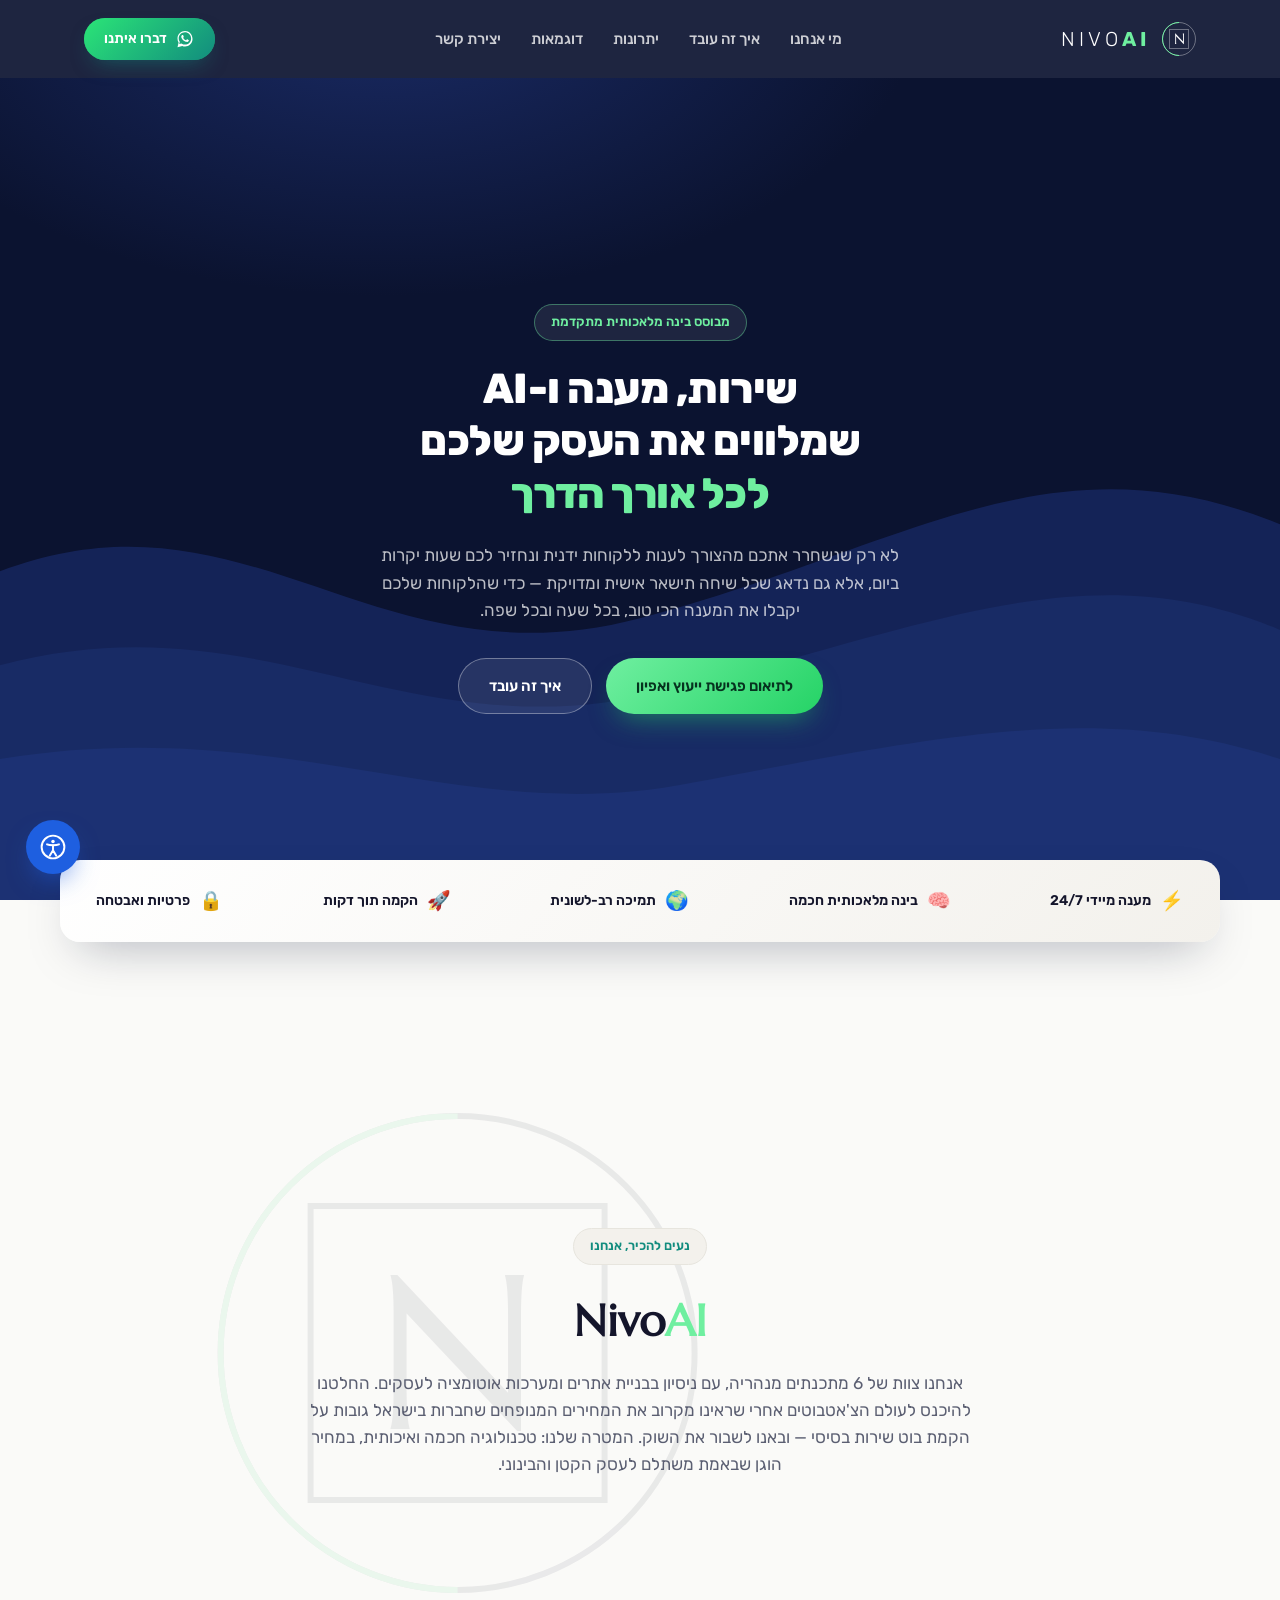
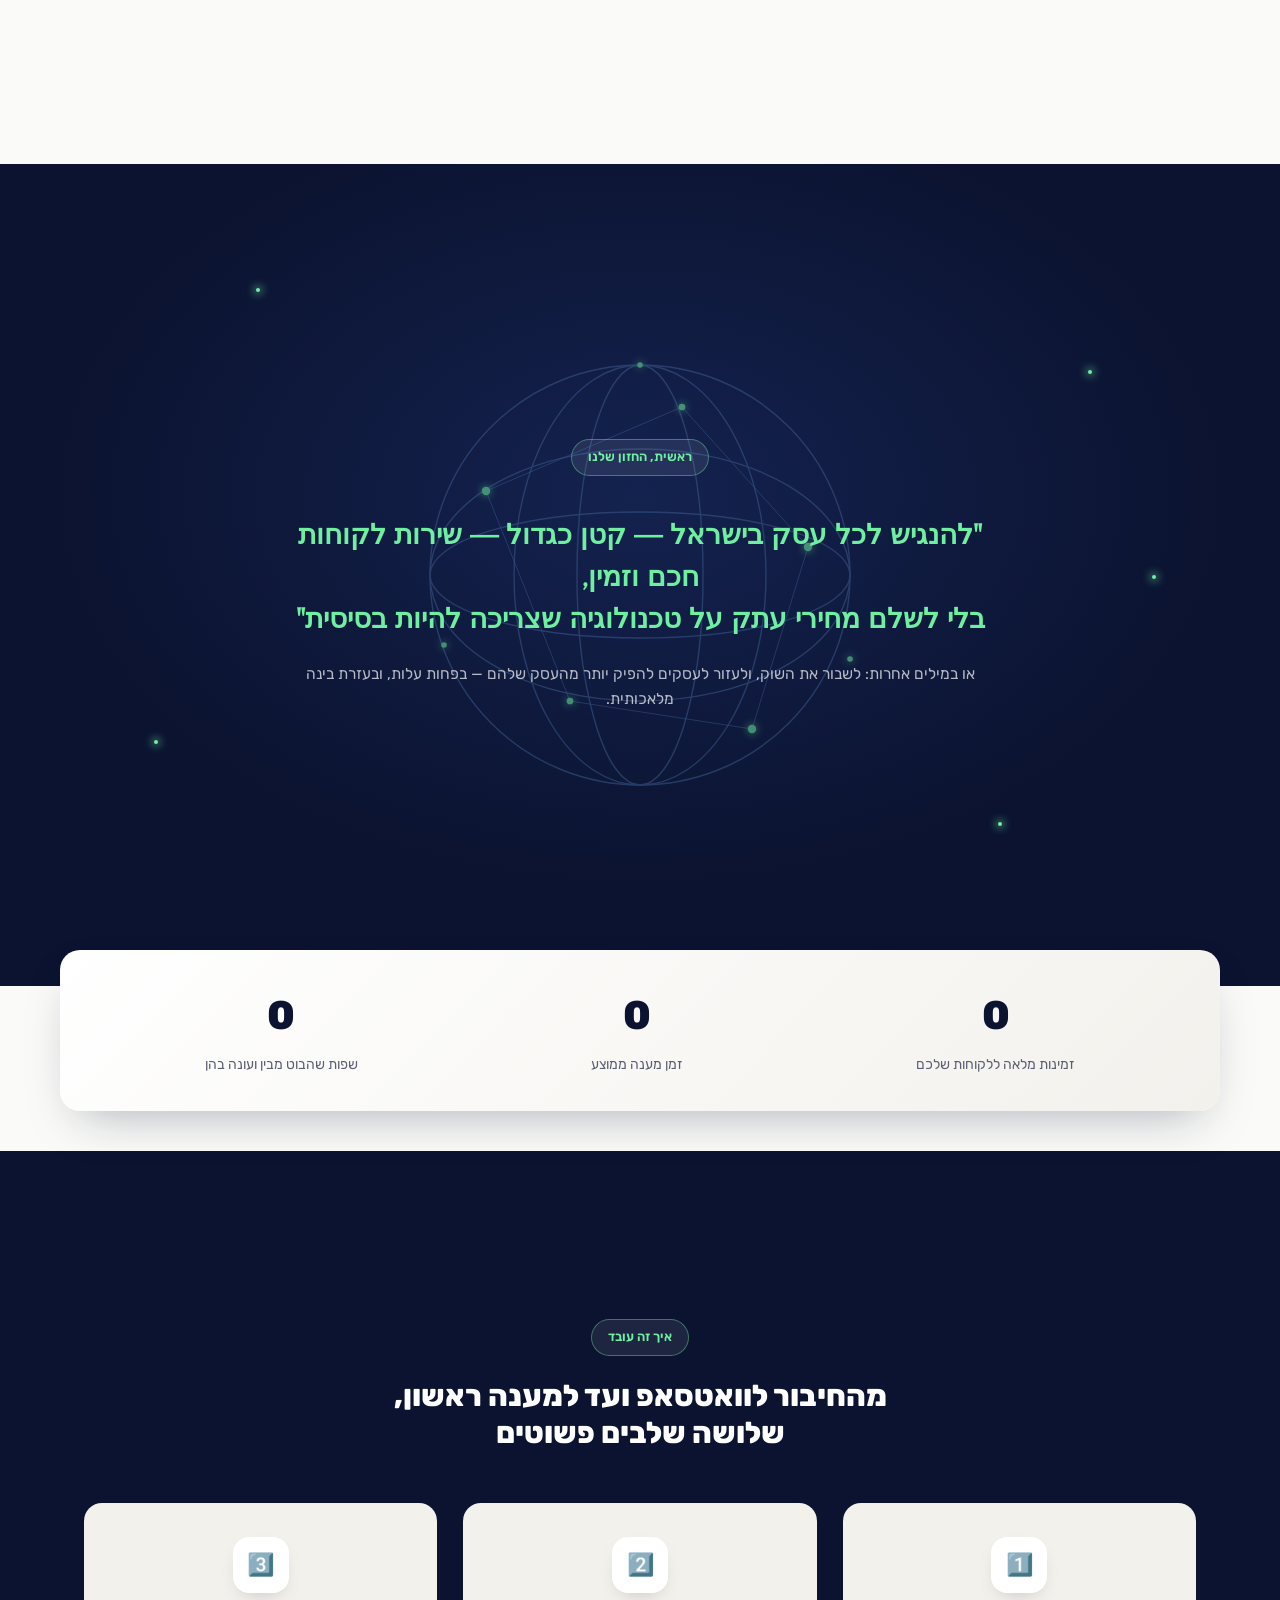
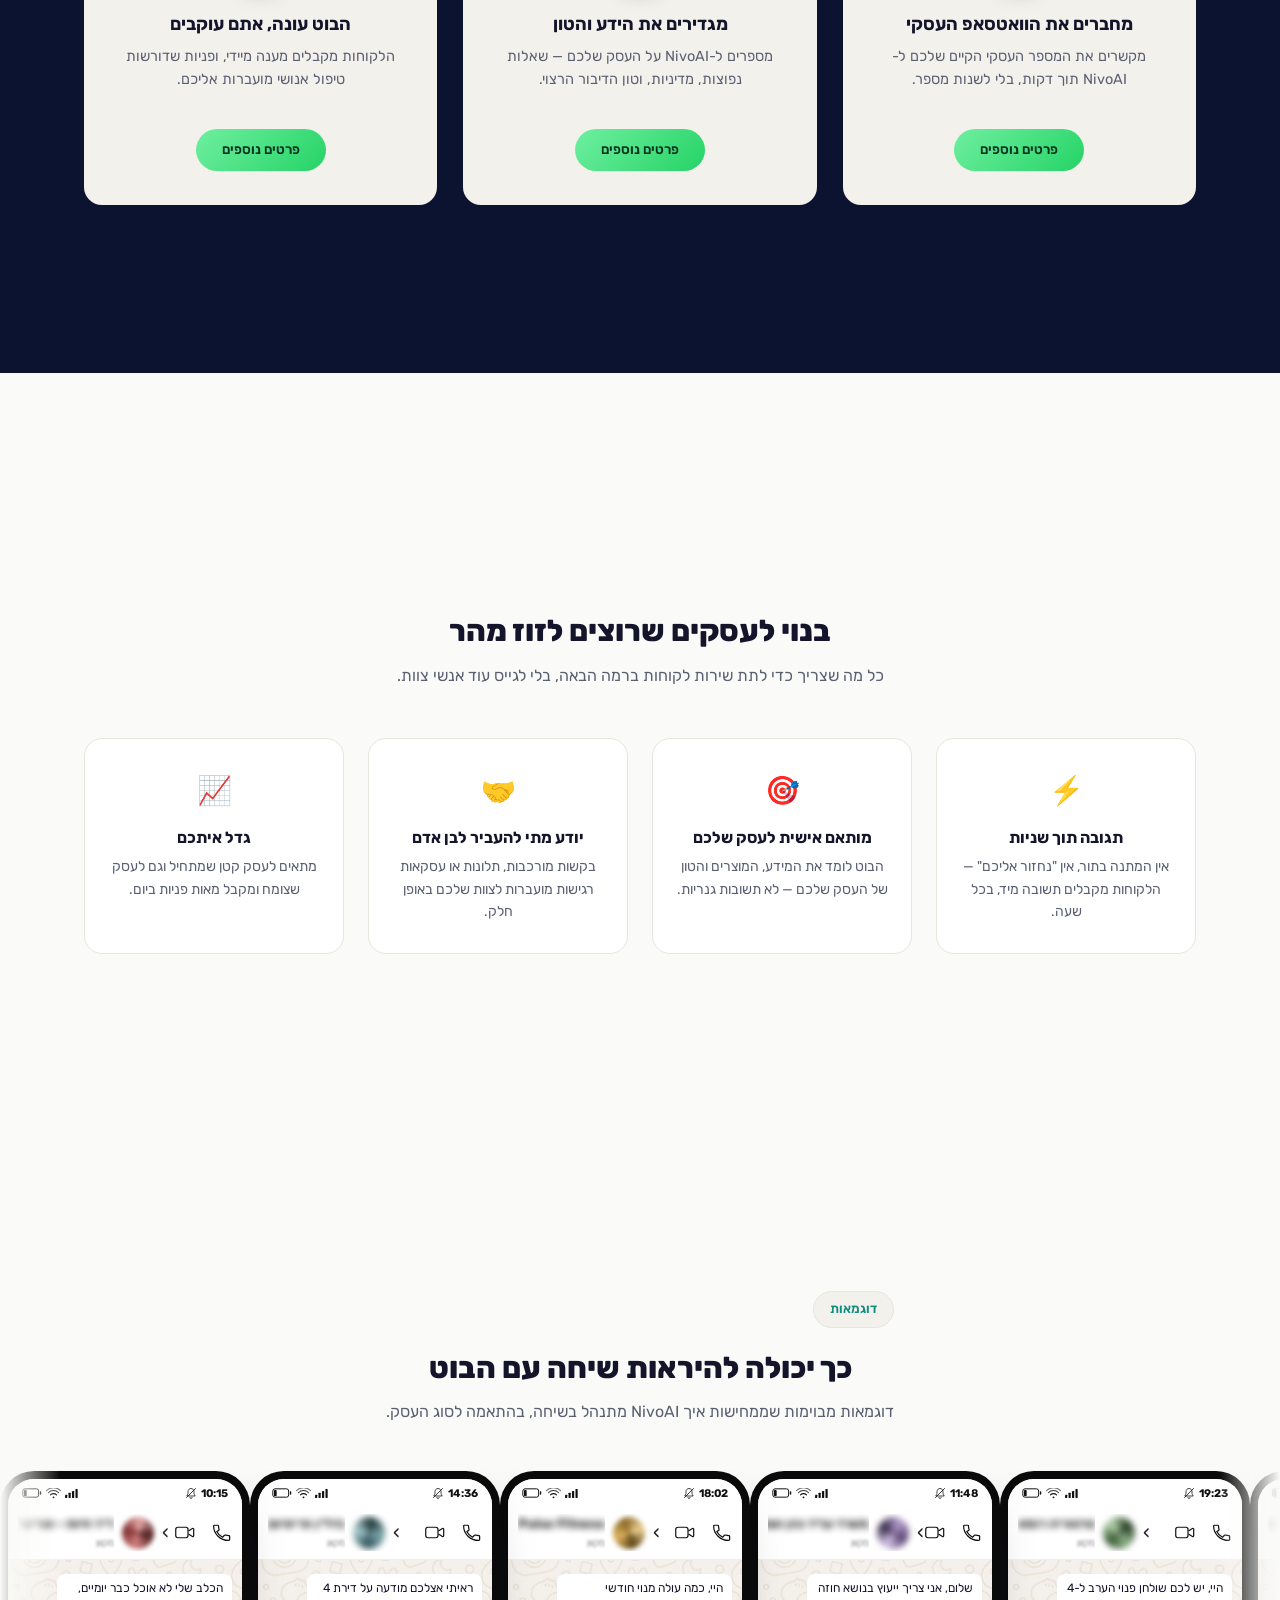
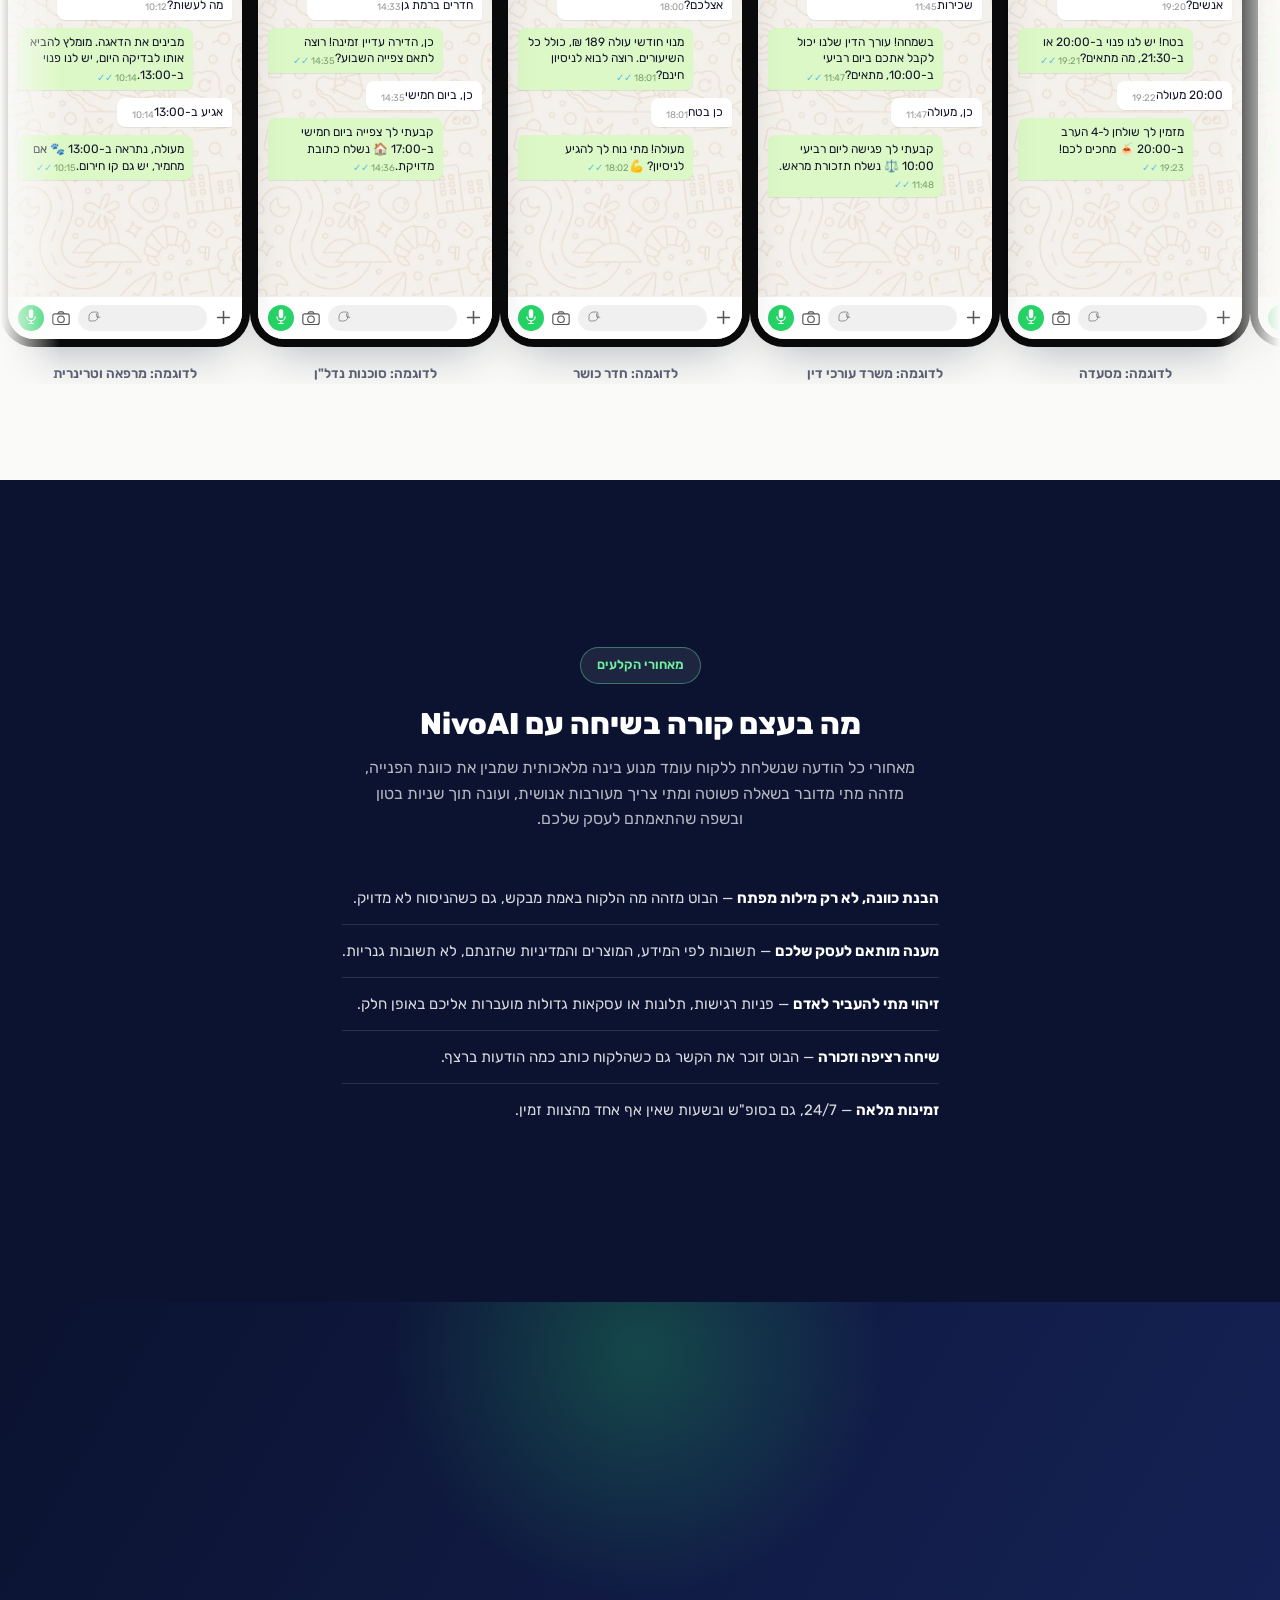
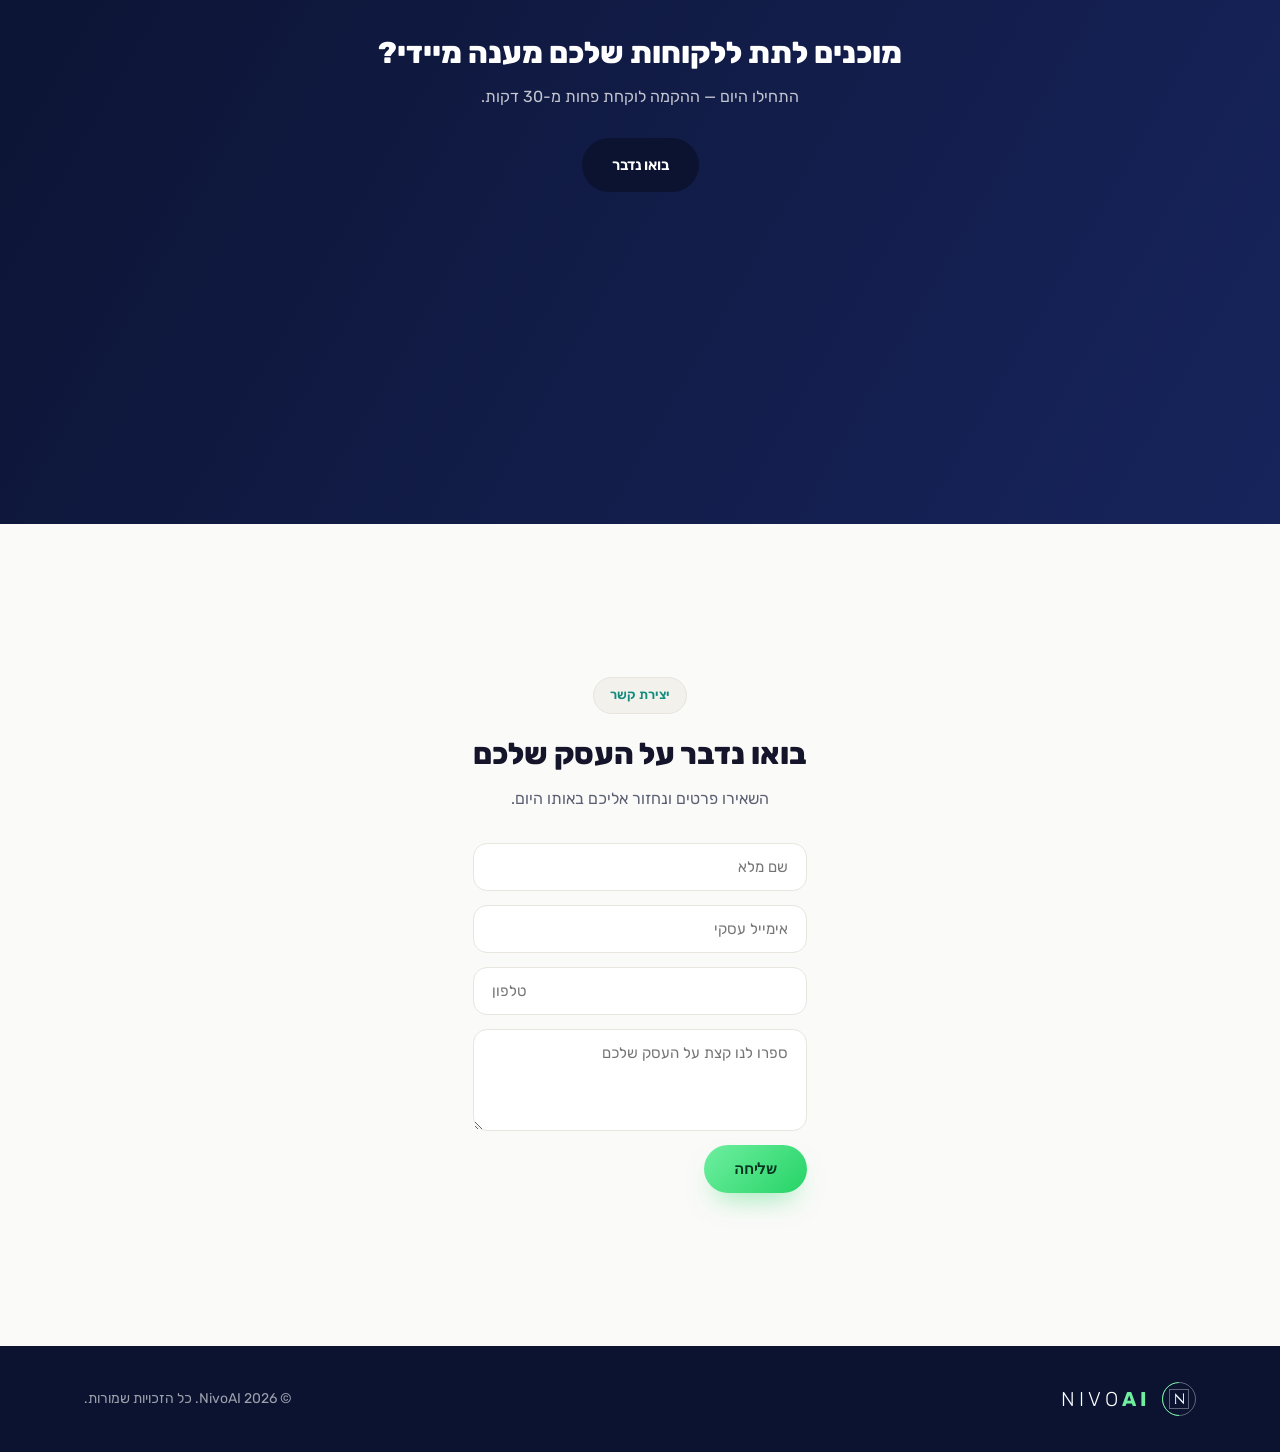
<file: index.html>
<!DOCTYPE html>
<html lang="he" dir="rtl">
<head>
<meta charset="UTF-8">
<meta name="viewport" content="width=device-width, initial-scale=1.0">
<title>NivoAI — עוזר שירות לקוחות חכם לוואטסאפ</title>
<link rel="preconnect" href="https://fonts.googleapis.com">
<link rel="preconnect" href="https://fonts.gstatic.com" crossorigin>
<link href="https://fonts.googleapis.com/css2?family=Rubik:wght@400;500;600;700;800&family=Marcellus&display=swap" rel="stylesheet">
<link rel="stylesheet" href="style.css">
</head>
<body>

<svg style="position:absolute;width:0;height:0;overflow:hidden" aria-hidden="true">
  <defs>
    <symbol id="i-battery" viewBox="0 0 24 12">
      <rect x="1" y="1" width="19" height="10" rx="2.6" stroke="currentColor" stroke-width="1.2" fill="none"/>
      <rect x="21.5" y="4" width="1.6" height="4" rx="0.7" fill="currentColor"/>
      <rect x="2.4" y="2.4" width="3.2" height="7.2" rx="1" fill="currentColor"/>
    </symbol>
    <symbol id="i-wifi" viewBox="0 0 24 18">
      <circle cx="12" cy="15.3" r="1.5" fill="currentColor"/>
      <path d="M7 11.3a7 7 0 0 1 10 0" stroke="currentColor" stroke-width="1.7" fill="none" stroke-linecap="round"/>
      <path d="M3.6 7.8a11.5 11.5 0 0 1 16.8 0" stroke="currentColor" stroke-width="1.7" fill="none" stroke-linecap="round" opacity="0.85"/>
      <path d="M0.5 4.4a16 16 0 0 1 23 0" stroke="currentColor" stroke-width="1.7" fill="none" stroke-linecap="round" opacity="0.6"/>
    </symbol>
    <symbol id="i-signal" viewBox="0 0 20 14">
      <rect x="0" y="9" width="3.4" height="5" rx="0.7" fill="currentColor"/>
      <rect x="5.4" y="6" width="3.4" height="8" rx="0.7" fill="currentColor"/>
      <rect x="10.8" y="3" width="3.4" height="11" rx="0.7" fill="currentColor"/>
      <rect x="16.2" y="0" width="3.4" height="14" rx="0.7" fill="currentColor"/>
    </symbol>
    <symbol id="i-bell-muted" viewBox="0 0 20 20">
      <path d="M10 2.5c-2.8 0-5 2.2-5 5v3.2c0 .6-.2 1.2-.6 1.7L3 15h14l-1.4-2.6c-.4-.5-.6-1.1-.6-1.7V7.5c0-2.8-2.2-5-5-5z" stroke="currentColor" stroke-width="1.3" fill="none" stroke-linejoin="round"/>
      <path d="M8 17a2 2 0 0 0 4 0" stroke="currentColor" stroke-width="1.3" fill="none"/>
      <line x1="2.5" y1="17.5" x2="17.5" y2="2.5" stroke="currentColor" stroke-width="1.4" stroke-linecap="round"/>
    </symbol>
    <symbol id="i-phone" viewBox="0 0 24 24">
      <path d="M6.6 10.8c1.4 2.8 3.8 5.2 6.6 6.6l2.2-2.2c.3-.3.7-.4 1.1-.3 1.2.4 2.5.6 3.8.6.6 0 1 .4 1 1v3.6c0 .6-.4 1-1 1C10.5 21.1 3 13.6 3 4.7c0-.6.4-1 1-1h3.6c.6 0 1 .4 1 1 0 1.3.2 2.6.6 3.8.1.4 0 .8-.3 1.1L6.6 10.8z" stroke="currentColor" stroke-width="1.4" fill="none" stroke-linejoin="round" stroke-linecap="round"/>
    </symbol>
    <symbol id="i-video" viewBox="0 0 24 24">
      <rect x="2" y="6" width="14" height="12" rx="2.5" stroke="currentColor" stroke-width="1.4" fill="none"/>
      <path d="M16.5 10.2 21 7.5c.6-.4 1.5.1 1.5.8v7.4c0 .7-.9 1.2-1.5.8l-4.5-2.7" stroke="currentColor" stroke-width="1.4" fill="none" stroke-linejoin="round"/>
    </symbol>
    <symbol id="i-plus" viewBox="0 0 20 20">
      <line x1="10" y1="3" x2="10" y2="17" stroke="currentColor" stroke-width="1.8" stroke-linecap="round"/>
      <line x1="3" y1="10" x2="17" y2="10" stroke="currentColor" stroke-width="1.8" stroke-linecap="round"/>
    </symbol>
    <symbol id="i-sticker" viewBox="0 0 20 20">
      <path d="M4 8a6 6 0 0 1 6-6h4a2 2 0 0 1 2 2v4a6 6 0 0 1-6 6H6a2 2 0 0 1-2-2V8z" stroke="currentColor" stroke-width="1.3" fill="none" stroke-linejoin="round"/>
      <path d="M14 4v3a2 2 0 0 0 2 2h3" stroke="currentColor" stroke-width="1.3" fill="none" stroke-linejoin="round"/>
    </symbol>
    <symbol id="i-camera" viewBox="0 0 22 20">
      <rect x="1" y="5" width="20" height="13" rx="2.5" stroke="currentColor" stroke-width="1.4" fill="none"/>
      <path d="M7 5l1.6-2.4h4.8L15 5" stroke="currentColor" stroke-width="1.4" fill="none" stroke-linejoin="round"/>
      <circle cx="11" cy="11.5" r="4" stroke="currentColor" stroke-width="1.4" fill="none"/>
    </symbol>
    <symbol id="i-mic" viewBox="0 0 16 24">
      <rect x="5" y="1" width="6" height="12" rx="3" fill="currentColor"/>
      <path d="M2.5 11a5.5 5.5 0 0 0 11 0" stroke="currentColor" stroke-width="1.6" fill="none" stroke-linecap="round"/>
      <line x1="8" y1="16.5" x2="8" y2="20" stroke="currentColor" stroke-width="1.6" stroke-linecap="round"/>
      <line x1="5" y1="20" x2="11" y2="20" stroke="currentColor" stroke-width="1.6" stroke-linecap="round"/>
    </symbol>
  </defs>
</svg>

<header class="site-header">
  <div class="container header-inner">
    <a class="logo" href="#top">
      <span class="logo-emblem">
        <span class="circle-bg"></span>
        <span class="circle-accent"></span>
        <span class="square"></span>
        <span class="letter">N</span>
      </span>
      <span class="logo-text">NIVO<b>AI</b></span>
    </a>
    <nav class="main-nav">
      <a href="#about">מי אנחנו</a>
      <a href="#how">איך זה עובד</a>
      <a href="#features">יתרונות</a>
      <a href="#showcase">דוגמאות</a>
      <a href="#contact">יצירת קשר</a>
    </nav>
    <a class="whatsapp-header-btn" href="https://wa.me/972538805785?text=%D7%94%D7%99%2C%20%D7%90%D7%A0%D7%99%20%D7%A8%D7%95%D7%A6%D7%94%20%D7%9C%D7%A9%D7%9E%D7%95%D7%A2%20%D7%A2%D7%95%D7%93%20%D7%A2%D7%9C%20NivoAI" target="_blank" rel="noopener" aria-label="דברו איתנו בוואטסאפ">
      <svg viewBox="0 0 32 32" width="20" height="20" fill="#fff"><path d="M16.02 3C9.4 3 4 8.36 4 15.02c0 2.36.62 4.56 1.79 6.5L4 29l7.66-1.75a11.9 11.9 0 0 0 4.36.82h.01c6.62 0 12.02-5.36 12.02-12.02C28.05 8.36 22.65 3 16.02 3zm0 21.9h-.01a9.9 9.9 0 0 1-5.06-1.39l-.36-.21-3.79.86.86-3.74-.24-.38a9.85 9.85 0 0 1-1.51-5.02c0-5.47 4.45-9.92 9.93-9.92 2.65 0 5.14 1.04 7.02 2.92a9.87 9.87 0 0 1 2.9 7.01c0 5.47-4.46 9.92-9.94 9.92zm5.44-7.43c-.3-.15-1.76-.87-2.03-.97-.27-.1-.47-.15-.67.15-.2.3-.77.97-.94 1.17-.17.2-.35.22-.65.07-.3-.15-1.25-.46-2.38-1.47-.88-.78-1.47-1.75-1.65-2.05-.17-.3-.02-.46.13-.61.13-.13.3-.35.45-.52.15-.17.2-.3.3-.5.1-.2.05-.37-.02-.52-.07-.15-.67-1.62-.92-2.22-.24-.58-.49-.5-.67-.51h-.57c-.2 0-.52.07-.79.37-.27.3-1.04 1.02-1.04 2.48s1.07 2.88 1.22 3.08c.15.2 2.1 3.2 5.08 4.49.71.31 1.26.49 1.69.62.71.23 1.36.2 1.87.12.57-.08 1.76-.72 2.01-1.42.25-.7.25-1.29.17-1.42-.07-.13-.27-.2-.57-.35z"/></svg>
      <span>דברו איתנו</span>
    </a>
  </div>
</header>

<main>

  <section class="hero" id="top">
    <div class="hero-waves" aria-hidden="true">
      <svg viewBox="0 0 1440 700" preserveAspectRatio="none">
        <path class="wave wave-1" d="M0,420 C280,340 420,520 720,460 C1020,400 1180,300 1440,380 L1440,700 L0,700 Z"></path>
        <path class="wave wave-2" d="M0,500 C300,440 460,580 760,520 C1040,470 1220,400 1440,470 L1440,700 L0,700 Z"></path>
        <path class="wave wave-3" d="M0,580 C320,540 520,640 780,600 C1060,560 1240,530 1440,580 L1440,700 L0,700 Z"></path>
      </svg>
    </div>

    <div class="container hero-inner">
      <div class="hero-copy">
        <span class="eyebrow">מבוסס בינה מלאכותית מתקדמת</span>
        <h1>שירות, מענה ו-AI<br>שמלווים את העסק שלכם<br><span class="gold-text">לכל אורך הדרך</span></h1>
        <p class="hero-sub">
          לא רק שנשחרר אתכם מהצורך לענות ללקוחות ידנית ונחזיר לכם שעות יקרות ביום,
          אלא גם נדאג שכל שיחה תישאר אישית ומדויקת — כדי שהלקוחות שלכם יקבלו
          את המענה הכי טוב, בכל שעה ובכל שפה.
        </p>
        <div class="hero-actions">
          <a class="btn btn-primary" href="#contact">לתיאום פגישת ייעוץ ואפיון</a>
          <a class="btn btn-ghost" href="#how">איך זה עובד</a>
        </div>
      </div>

    </div>

  </section>

  <div class="feature-band">
    <div class="container feature-band-inner">
      <div class="feature-chip"><span class="feature-icon">⚡</span><span>מענה מיידי 24/7</span></div>
      <div class="feature-chip"><span class="feature-icon">🧠</span><span>בינה מלאכותית חכמה</span></div>
      <div class="feature-chip"><span class="feature-icon">🌍</span><span>תמיכה רב-לשונית</span></div>
      <div class="feature-chip"><span class="feature-icon">🚀</span><span>הקמה תוך דקות</span></div>
      <div class="feature-chip"><span class="feature-icon">🔒</span><span>פרטיות ואבטחה</span></div>
    </div>
  </div>

  <section class="section about" id="about">
    <span class="about-bg-emblem" aria-hidden="true">
      <span class="circle-bg"></span>
      <span class="circle-accent"></span>
      <span class="square"></span>
      <span class="letter">N</span>
    </span>
    <div class="container about-inner">
      <span class="eyebrow eyebrow-dark">נעים להכיר, אנחנו</span>
      <h2 class="brand-title">Nivo<span class="gold-text">AI</span></h2>
      <p class="about-text">
        אנחנו צוות של 6 מתכנתים מנהריה, עם ניסיון בבניית אתרים ומערכות אוטומציה לעסקים.
        החלטנו להיכנס לעולם הצ'אטבוטים אחרי שראינו מקרוב את המחירים המנופחים שחברות בישראל
        גובות על הקמת בוט שירות בסיסי — ובאנו לשבור את השוק. המטרה שלנו: טכנולוגיה חכמה ואיכותית,
        במחיר הוגן שבאמת משתלם לעסק הקטן והבינוני.
      </p>
    </div>
  </section>

  <section class="section vision-section" id="vision">
    <div class="vision-globe" aria-hidden="true">
      <svg viewBox="0 0 400 400">
        <defs>
          <filter id="glow" x="-100%" y="-100%" width="300%" height="300%">
            <feGaussianBlur stdDeviation="3" result="blur"/>
            <feMerge>
              <feMergeNode in="blur"/>
              <feMergeNode in="SourceGraphic"/>
            </feMerge>
          </filter>
        </defs>
        <g class="vision-globe-spin">
          <circle cx="200" cy="200" r="150" fill="none" stroke="#3a5a8c" stroke-width="1"/>
          <ellipse cx="200" cy="200" rx="150" ry="45" fill="none" stroke="#3a5a8c" stroke-width="1"/>
          <ellipse cx="200" cy="200" rx="150" ry="90" fill="none" stroke="#3a5a8c" stroke-width="1"/>
          <ellipse cx="200" cy="200" rx="45" ry="150" fill="none" stroke="#3a5a8c" stroke-width="1"/>
          <ellipse cx="200" cy="200" rx="90" ry="150" fill="none" stroke="#3a5a8c" stroke-width="1"/>
          <line x1="90" y1="140" x2="230" y2="80" stroke="#4d7ab5" stroke-width="0.7" opacity="0.6"/>
          <line x1="230" y1="80" x2="320" y2="180" stroke="#4d7ab5" stroke-width="0.7" opacity="0.6"/>
          <line x1="90" y1="140" x2="150" y2="290" stroke="#4d7ab5" stroke-width="0.7" opacity="0.6"/>
          <line x1="150" y1="290" x2="280" y2="310" stroke="#4d7ab5" stroke-width="0.7" opacity="0.6"/>
          <line x1="280" y1="310" x2="320" y2="180" stroke="#4d7ab5" stroke-width="0.7" opacity="0.6"/>
          <g fill="#6fefa0" filter="url(#glow)">
            <circle cx="90" cy="140" r="3"/>
            <circle cx="230" cy="80" r="2.4"/>
            <circle cx="320" cy="180" r="3"/>
            <circle cx="150" cy="290" r="2.4"/>
            <circle cx="280" cy="310" r="3"/>
            <circle cx="200" cy="50" r="2"/>
            <circle cx="350" cy="260" r="2"/>
            <circle cx="60" cy="250" r="2"/>
          </g>
        </g>
      </svg>
      <span class="vision-dot" style="top:15%; left:20%;"></span>
      <span class="vision-dot" style="top:70%; left:12%;"></span>
      <span class="vision-dot" style="top:25%; left:85%;"></span>
      <span class="vision-dot" style="top:80%; left:78%;"></span>
      <span class="vision-dot" style="top:50%; left:90%;"></span>
    </div>
    <div class="container vision-inner">
      <span class="eyebrow">ראשית, החזון שלנו</span>
      <h2 class="vision-quote">"להנגיש לכל עסק בישראל — קטן כגדול — שירות לקוחות חכם וזמין,<br>בלי לשלם מחירי עתק על טכנולוגיה שצריכה להיות בסיסית"</h2>
      <p class="vision-sub">
        או במילים אחרות: לשבור את השוק, ולעזור לעסקים להפיק יותר מהעסק שלהם — בפחות עלות, ובעזרת בינה מלאכותית.
      </p>
    </div>
  </section>

  <div class="stats-band">
    <div class="container stats-band-inner">
      <div class="stat-item">
        <div class="stat-number"><span class="counter" data-target="24" data-suffix="/7">0</span></div>
        <div class="stat-label">זמינות מלאה ללקוחות שלכם</div>
      </div>
      <div class="stat-item">
        <div class="stat-number"><span class="counter" data-target="30" data-suffix=" שניות">0</span></div>
        <div class="stat-label">זמן מענה ממוצע</div>
      </div>
      <div class="stat-item">
        <div class="stat-number"><span class="counter" data-target="95" data-suffix="+">0</span></div>
        <div class="stat-label">שפות שהבוט מבין ועונה בהן</div>
      </div>
    </div>
  </div>

  <section class="section section-dark" id="how">
    <div class="container">
      <span class="eyebrow">איך זה עובד</span>
      <h2 class="section-title">מהחיבור לוואטסאפ ועד למענה ראשון,<br>שלושה שלבים פשוטים</h2>
      <div class="card-grid">
        <div class="light-card">
          <div class="card-icon">1️⃣</div>
          <h3>מחברים את הוואטסאפ העסקי</h3>
          <p>מקשרים את המספר העסקי הקיים שלכם ל-NivoAI תוך דקות, בלי לשנות מספר.</p>
          <a class="pill-btn" href="#contact">פרטים נוספים</a>
        </div>
        <div class="light-card">
          <div class="card-icon">2️⃣</div>
          <h3>מגדירים את הידע והטון</h3>
          <p>מספרים ל-NivoAI על העסק שלכם — שאלות נפוצות, מדיניות, וטון הדיבור הרצוי.</p>
          <a class="pill-btn" href="#contact">פרטים נוספים</a>
        </div>
        <div class="light-card">
          <div class="card-icon">3️⃣</div>
          <h3>הבוט עונה, אתם עוקבים</h3>
          <p>הלקוחות מקבלים מענה מיידי, ופניות שדורשות טיפול אנושי מועברות אליכם.</p>
          <a class="pill-btn" href="#contact">פרטים נוספים</a>
        </div>
      </div>
    </div>
  </section>

  <section class="section" id="features">
    <div class="container">
      <h2 class="section-title section-title-dark">בנוי לעסקים שרוצים לזוז מהר</h2>
      <p class="section-sub">כל מה שצריך כדי לתת שירות לקוחות ברמה הבאה, בלי לגייס עוד אנשי צוות.</p>
      <div class="benefits-grid">
        <div class="benefit-card">
          <span class="benefit-icon">⚡</span>
          <h3>תגובה תוך שניות</h3>
          <p>אין המתנה בתור, אין "נחזור אליכם" — הלקוחות מקבלים תשובה מיד, בכל שעה.</p>
        </div>
        <div class="benefit-card">
          <span class="benefit-icon">🎯</span>
          <h3>מותאם אישית לעסק שלכם</h3>
          <p>הבוט לומד את המידע, המוצרים והטון של העסק שלכם — לא תשובות גנריות.</p>
        </div>
        <div class="benefit-card">
          <span class="benefit-icon">🤝</span>
          <h3>יודע מתי להעביר לבן אדם</h3>
          <p>בקשות מורכבות, תלונות או עסקאות רגישות מועברות לצוות שלכם באופן חלק.</p>
        </div>
        <div class="benefit-card">
          <span class="benefit-icon">📈</span>
          <h3>גדל איתכם</h3>
          <p>מתאים לעסק קטן שמתחיל וגם לעסק שצומח ומקבל מאות פניות ביום.</p>
        </div>
      </div>
    </div>
  </section>

  <section class="section" id="showcase">
    <div class="container">
      <span class="eyebrow eyebrow-dark">דוגמאות</span>
      <h2 class="section-title section-title-dark">כך יכולה להיראות שיחה עם הבוט</h2>
      <p class="section-sub">דוגמאות מבוימות שממחישות איך NivoAI מתנהל בשיחה, בהתאמה לסוג העסק.</p>
    </div>
      <div class="showcase-track-wrap">
        <div class="showcase-track">
        <div class="phone-card">
          <div class="phone-mockup">
            <div class="phone-screen">
              <div class="phone-status-bar"><span class="psb-left">
                <svg class="icon icon-battery"><use href="#i-battery"/></svg>
                <svg class="icon icon-wifi"><use href="#i-wifi"/></svg>
                <svg class="icon icon-signal"><use href="#i-signal"/></svg>
              </span><span class="psb-right"><svg class="icon icon-bell"><use href="#i-bell-muted"/></svg> 16:42</span></div>
              <div class="phone-header">
                <div class="phone-header-icons">
                  <svg class="icon hdr-icon"><use href="#i-phone"/></svg>
                  <svg class="icon hdr-icon"><use href="#i-video"/></svg>
                </div>
                <div class="phone-header-right">
                  <span class="phone-back">›</span>
                  <span class="phone-avatar phone-avatar-1"></span>
                  <div class="phone-header-text">
                    <span class="phone-name-blur">סטודיו יופי אלגנס</span>
                    <span class="phone-status-text">מקוון</span>
                  </div>
                </div>
              </div>
              <div class="phone-body">
                <div class="msg msg-in">היי, אפשר לקבוע תור לתספורת ביום חמישי?<span class="msg-time">16:40</span></div>
                <div class="msg msg-out">בטח! יש פנוי ביום חמישי ב-16:00 או ב-18:30, מה מתאים לך?<span class="msg-time">16:41</span></div>
                <div class="msg msg-in">18:30 מעולה<span class="msg-time">16:41</span></div>
                <div class="msg msg-out">קבעתי לך ליום חמישי 18:30 ✂️ נשלח תזכורת יום לפני!<span class="msg-time">16:42</span></div>
              </div>
              <div class="phone-input-bar">
                <svg class="icon pib-icon-plus pib-plus"><use href="#i-plus"/></svg>
                <span class="pib-field"><svg class="icon pib-icon-sticker pib-field-icon"><use href="#i-sticker"/></svg></span>
                <svg class="icon pib-icon-camera pib-camera"><use href="#i-camera"/></svg>
                <span class="pib-mic"><svg class="icon pib-icon-mic"><use href="#i-mic"/></svg></span>
              </div>
            </div>
          </div>
          <p class="phone-caption">לדוגמה: עסק בתחום היופי</p>
        </div>

        <div class="phone-card">
          <div class="phone-mockup">
            <div class="phone-screen">
              <div class="phone-status-bar"><span class="psb-left">
                <svg class="icon icon-battery"><use href="#i-battery"/></svg>
                <svg class="icon icon-wifi"><use href="#i-wifi"/></svg>
                <svg class="icon icon-signal"><use href="#i-signal"/></svg>
              </span><span class="psb-right"><svg class="icon icon-bell"><use href="#i-bell-muted"/></svg> 09:14</span></div>
              <div class="phone-header">
                <div class="phone-header-icons">
                  <svg class="icon hdr-icon"><use href="#i-phone"/></svg>
                  <svg class="icon hdr-icon"><use href="#i-video"/></svg>
                </div>
                <div class="phone-header-right">
                  <span class="phone-back">›</span>
                  <span class="phone-avatar phone-avatar-2"></span>
                  <div class="phone-header-text">
                    <span class="phone-name-blur">קליניקת שאן דנטל</span>
                    <span class="phone-status-text">מקוון</span>
                  </div>
                </div>
              </div>
              <div class="phone-body">
                <div class="msg msg-in">כמה עולה טיפול הלבנת שיניים אצלכם?<span class="msg-time">09:12</span></div>
                <div class="msg msg-out">הטיפול עולה 890 ₪ כולל בדיקה מקדימה. רוצה שאבדוק תור פנוי השבוע?<span class="msg-time">09:13</span></div>
                <div class="msg msg-in">כן בבקשה<span class="msg-time">09:13</span></div>
                <div class="msg msg-out">יש פנוי ביום שלישי ב-11:00, לקבוע לך? 🦷<span class="msg-time">09:14</span></div>
              </div>
              <div class="phone-input-bar">
                <svg class="icon pib-icon-plus pib-plus"><use href="#i-plus"/></svg>
                <span class="pib-field"><svg class="icon pib-icon-sticker pib-field-icon"><use href="#i-sticker"/></svg></span>
                <svg class="icon pib-icon-camera pib-camera"><use href="#i-camera"/></svg>
                <span class="pib-mic"><svg class="icon pib-icon-mic"><use href="#i-mic"/></svg></span>
              </div>
            </div>
          </div>
          <p class="phone-caption">לדוגמה: קליניקה</p>
        </div>

        <div class="phone-card">
          <div class="phone-mockup">
            <div class="phone-screen">
              <div class="phone-status-bar"><span class="psb-left">
                <svg class="icon icon-battery"><use href="#i-battery"/></svg>
                <svg class="icon icon-wifi"><use href="#i-wifi"/></svg>
                <svg class="icon icon-signal"><use href="#i-signal"/></svg>
              </span><span class="psb-right"><svg class="icon icon-bell"><use href="#i-bell-muted"/></svg> 20:07</span></div>
              <div class="phone-header">
                <div class="phone-header-icons">
                  <svg class="icon hdr-icon"><use href="#i-phone"/></svg>
                  <svg class="icon hdr-icon"><use href="#i-video"/></svg>
                </div>
                <div class="phone-header-right">
                  <span class="phone-back">›</span>
                  <span class="phone-avatar phone-avatar-3"></span>
                  <div class="phone-header-text">
                    <span class="phone-name-blur">אורבן קלוז'ט</span>
                    <span class="phone-status-text">מקוון</span>
                  </div>
                </div>
              </div>
              <div class="phone-body">
                <div class="msg msg-in">היי, מידה M באוברול הכחול עדיין במלאי?<span class="msg-time">20:05</span></div>
                <div class="msg msg-out">כן, יש במלאי! רוצה שאשלח לך קישור להזמנה מהירה?<span class="msg-time">20:06</span></div>
                <div class="msg msg-in">כן תודה<span class="msg-time">20:06</span></div>
                <div class="msg msg-out">הנה הקישור 🛍️ המשלוח מגיע תוך 3 ימי עסקים.<span class="msg-time">20:07</span></div>
              </div>
              <div class="phone-input-bar">
                <svg class="icon pib-icon-plus pib-plus"><use href="#i-plus"/></svg>
                <span class="pib-field"><svg class="icon pib-icon-sticker pib-field-icon"><use href="#i-sticker"/></svg></span>
                <svg class="icon pib-icon-camera pib-camera"><use href="#i-camera"/></svg>
                <span class="pib-mic"><svg class="icon pib-icon-mic"><use href="#i-mic"/></svg></span>
              </div>
            </div>
          </div>
          <p class="phone-caption">לדוגמה: חנות אונליין</p>
        </div>

        <div class="phone-card">
          <div class="phone-mockup">
            <div class="phone-screen">
              <div class="phone-status-bar"><span class="psb-left">
                <svg class="icon icon-battery"><use href="#i-battery"/></svg>
                <svg class="icon icon-wifi"><use href="#i-wifi"/></svg>
                <svg class="icon icon-signal"><use href="#i-signal"/></svg>
              </span><span class="psb-right"><svg class="icon icon-bell"><use href="#i-bell-muted"/></svg> 19:23</span></div>
              <div class="phone-header">
                <div class="phone-header-icons">
                  <svg class="icon hdr-icon"><use href="#i-phone"/></svg>
                  <svg class="icon hdr-icon"><use href="#i-video"/></svg>
                </div>
                <div class="phone-header-right">
                  <span class="phone-back">›</span>
                  <span class="phone-avatar phone-avatar-4"></span>
                  <div class="phone-header-text">
                    <span class="phone-name-blur">טרטוריה רומא</span>
                    <span class="phone-status-text">מקוון</span>
                  </div>
                </div>
              </div>
              <div class="phone-body">
                <div class="msg msg-in">היי, יש לכם שולחן פנוי הערב ל-4 אנשים?<span class="msg-time">19:20</span></div>
                <div class="msg msg-out">בטח! יש לנו פנוי ב-20:00 או ב-21:30, מה מתאים?<span class="msg-time">19:21</span></div>
                <div class="msg msg-in">20:00 מעולה<span class="msg-time">19:22</span></div>
                <div class="msg msg-out">מזמין לך שולחן ל-4 הערב ב-20:00 🍝 מחכים לכם!<span class="msg-time">19:23</span></div>
              </div>
              <div class="phone-input-bar">
                <svg class="icon pib-icon-plus pib-plus"><use href="#i-plus"/></svg>
                <span class="pib-field"><svg class="icon pib-icon-sticker pib-field-icon"><use href="#i-sticker"/></svg></span>
                <svg class="icon pib-icon-camera pib-camera"><use href="#i-camera"/></svg>
                <span class="pib-mic"><svg class="icon pib-icon-mic"><use href="#i-mic"/></svg></span>
              </div>
            </div>
          </div>
          <p class="phone-caption">לדוגמה: מסעדה</p>
        </div>

        <div class="phone-card">
          <div class="phone-mockup">
            <div class="phone-screen">
              <div class="phone-status-bar"><span class="psb-left">
                <svg class="icon icon-battery"><use href="#i-battery"/></svg>
                <svg class="icon icon-wifi"><use href="#i-wifi"/></svg>
                <svg class="icon icon-signal"><use href="#i-signal"/></svg>
              </span><span class="psb-right"><svg class="icon icon-bell"><use href="#i-bell-muted"/></svg> 11:48</span></div>
              <div class="phone-header">
                <div class="phone-header-icons">
                  <svg class="icon hdr-icon"><use href="#i-phone"/></svg>
                  <svg class="icon hdr-icon"><use href="#i-video"/></svg>
                </div>
                <div class="phone-header-right">
                  <span class="phone-back">›</span>
                  <span class="phone-avatar phone-avatar-5"></span>
                  <div class="phone-header-text">
                    <span class="phone-name-blur">משרד עו״ד כהן ושות'</span>
                    <span class="phone-status-text">מקוון</span>
                  </div>
                </div>
              </div>
              <div class="phone-body">
                <div class="msg msg-in">שלום, אני צריך ייעוץ בנושא חוזה שכירות<span class="msg-time">11:45</span></div>
                <div class="msg msg-out">בשמחה! עורך הדין שלנו יכול לקבל אתכם ביום רביעי ב-10:00, מתאים?<span class="msg-time">11:47</span></div>
                <div class="msg msg-in">כן, מעולה<span class="msg-time">11:47</span></div>
                <div class="msg msg-out">קבעתי לך פגישה ליום רביעי 10:00 ⚖️ נשלח תזכורת מראש.<span class="msg-time">11:48</span></div>
              </div>
              <div class="phone-input-bar">
                <svg class="icon pib-icon-plus pib-plus"><use href="#i-plus"/></svg>
                <span class="pib-field"><svg class="icon pib-icon-sticker pib-field-icon"><use href="#i-sticker"/></svg></span>
                <svg class="icon pib-icon-camera pib-camera"><use href="#i-camera"/></svg>
                <span class="pib-mic"><svg class="icon pib-icon-mic"><use href="#i-mic"/></svg></span>
              </div>
            </div>
          </div>
          <p class="phone-caption">לדוגמה: משרד עורכי דין</p>
        </div>

        <div class="phone-card">
          <div class="phone-mockup">
            <div class="phone-screen">
              <div class="phone-status-bar"><span class="psb-left">
                <svg class="icon icon-battery"><use href="#i-battery"/></svg>
                <svg class="icon icon-wifi"><use href="#i-wifi"/></svg>
                <svg class="icon icon-signal"><use href="#i-signal"/></svg>
              </span><span class="psb-right"><svg class="icon icon-bell"><use href="#i-bell-muted"/></svg> 18:02</span></div>
              <div class="phone-header">
                <div class="phone-header-icons">
                  <svg class="icon hdr-icon"><use href="#i-phone"/></svg>
                  <svg class="icon hdr-icon"><use href="#i-video"/></svg>
                </div>
                <div class="phone-header-right">
                  <span class="phone-back">›</span>
                  <span class="phone-avatar phone-avatar-6"></span>
                  <div class="phone-header-text">
                    <span class="phone-name-blur">Pulse Fitness</span>
                    <span class="phone-status-text">מקוון</span>
                  </div>
                </div>
              </div>
              <div class="phone-body">
                <div class="msg msg-in">היי, כמה עולה מנוי חודשי אצלכם?<span class="msg-time">18:00</span></div>
                <div class="msg msg-out">מנוי חודשי עולה 189 ₪, כולל כל השיעורים. רוצה לבוא לניסיון חינם?<span class="msg-time">18:01</span></div>
                <div class="msg msg-in">כן בטח<span class="msg-time">18:01</span></div>
                <div class="msg msg-out">מעולה! מתי נוח לך להגיע לניסיון? 💪<span class="msg-time">18:02</span></div>
              </div>
              <div class="phone-input-bar">
                <svg class="icon pib-icon-plus pib-plus"><use href="#i-plus"/></svg>
                <span class="pib-field"><svg class="icon pib-icon-sticker pib-field-icon"><use href="#i-sticker"/></svg></span>
                <svg class="icon pib-icon-camera pib-camera"><use href="#i-camera"/></svg>
                <span class="pib-mic"><svg class="icon pib-icon-mic"><use href="#i-mic"/></svg></span>
              </div>
            </div>
          </div>
          <p class="phone-caption">לדוגמה: חדר כושר</p>
        </div>

        <div class="phone-card">
          <div class="phone-mockup">
            <div class="phone-screen">
              <div class="phone-status-bar"><span class="psb-left">
                <svg class="icon icon-battery"><use href="#i-battery"/></svg>
                <svg class="icon icon-wifi"><use href="#i-wifi"/></svg>
                <svg class="icon icon-signal"><use href="#i-signal"/></svg>
              </span><span class="psb-right"><svg class="icon icon-bell"><use href="#i-bell-muted"/></svg> 14:36</span></div>
              <div class="phone-header">
                <div class="phone-header-icons">
                  <svg class="icon hdr-icon"><use href="#i-phone"/></svg>
                  <svg class="icon hdr-icon"><use href="#i-video"/></svg>
                </div>
                <div class="phone-header-right">
                  <span class="phone-back">›</span>
                  <span class="phone-avatar phone-avatar-7"></span>
                  <div class="phone-header-text">
                    <span class="phone-name-blur">נדל״ן פרימיום</span>
                    <span class="phone-status-text">מקוון</span>
                  </div>
                </div>
              </div>
              <div class="phone-body">
                <div class="msg msg-in">ראיתי אצלכם מודעה על דירת 4 חדרים ברמת גן<span class="msg-time">14:33</span></div>
                <div class="msg msg-out">כן, הדירה עדיין זמינה! רוצה לתאם צפייה השבוע?<span class="msg-time">14:35</span></div>
                <div class="msg msg-in">כן, ביום חמישי<span class="msg-time">14:35</span></div>
                <div class="msg msg-out">קבעתי לך צפייה ביום חמישי ב-17:00 🏠 נשלח כתובת מדויקת.<span class="msg-time">14:36</span></div>
              </div>
              <div class="phone-input-bar">
                <svg class="icon pib-icon-plus pib-plus"><use href="#i-plus"/></svg>
                <span class="pib-field"><svg class="icon pib-icon-sticker pib-field-icon"><use href="#i-sticker"/></svg></span>
                <svg class="icon pib-icon-camera pib-camera"><use href="#i-camera"/></svg>
                <span class="pib-mic"><svg class="icon pib-icon-mic"><use href="#i-mic"/></svg></span>
              </div>
            </div>
          </div>
          <p class="phone-caption">לדוגמה: סוכנות נדל"ן</p>
        </div>

        <div class="phone-card">
          <div class="phone-mockup">
            <div class="phone-screen">
              <div class="phone-status-bar"><span class="psb-left">
                <svg class="icon icon-battery"><use href="#i-battery"/></svg>
                <svg class="icon icon-wifi"><use href="#i-wifi"/></svg>
                <svg class="icon icon-signal"><use href="#i-signal"/></svg>
              </span><span class="psb-right"><svg class="icon icon-bell"><use href="#i-bell-muted"/></svg> 10:15</span></div>
              <div class="phone-header">
                <div class="phone-header-icons">
                  <svg class="icon hdr-icon"><use href="#i-phone"/></svg>
                  <svg class="icon hdr-icon"><use href="#i-video"/></svg>
                </div>
                <div class="phone-header-right">
                  <span class="phone-back">›</span>
                  <span class="phone-avatar phone-avatar-8"></span>
                  <div class="phone-header-text">
                    <span class="phone-name-blur">ד״ר חיות - וטרינר</span>
                    <span class="phone-status-text">מקוון</span>
                  </div>
                </div>
              </div>
              <div class="phone-body">
                <div class="msg msg-in">הכלב שלי לא אוכל כבר יומיים, מה לעשות?<span class="msg-time">10:12</span></div>
                <div class="msg msg-out">מבינים את הדאגה. מומלץ להביא אותו לבדיקה היום, יש לנו פנוי ב-13:00.<span class="msg-time">10:14</span></div>
                <div class="msg msg-in">אגיע ב-13:00<span class="msg-time">10:14</span></div>
                <div class="msg msg-out">מעולה, נתראה ב-13:00 🐾 אם מחמיר, יש גם קו חירום.<span class="msg-time">10:15</span></div>
              </div>
              <div class="phone-input-bar">
                <svg class="icon pib-icon-plus pib-plus"><use href="#i-plus"/></svg>
                <span class="pib-field"><svg class="icon pib-icon-sticker pib-field-icon"><use href="#i-sticker"/></svg></span>
                <svg class="icon pib-icon-camera pib-camera"><use href="#i-camera"/></svg>
                <span class="pib-mic"><svg class="icon pib-icon-mic"><use href="#i-mic"/></svg></span>
              </div>
            </div>
          </div>
          <p class="phone-caption">לדוגמה: מרפאה וטרינרית</p>
        </div>

        <div class="phone-card">
          <div class="phone-mockup">
            <div class="phone-screen">
              <div class="phone-status-bar"><span class="psb-left">
                <svg class="icon icon-battery"><use href="#i-battery"/></svg>
                <svg class="icon icon-wifi"><use href="#i-wifi"/></svg>
                <svg class="icon icon-signal"><use href="#i-signal"/></svg>
              </span><span class="psb-right"><svg class="icon icon-bell"><use href="#i-bell-muted"/></svg> 16:42</span></div>
              <div class="phone-header">
                <div class="phone-header-icons">
                  <svg class="icon hdr-icon"><use href="#i-phone"/></svg>
                  <svg class="icon hdr-icon"><use href="#i-video"/></svg>
                </div>
                <div class="phone-header-right">
                  <span class="phone-back">›</span>
                  <span class="phone-avatar phone-avatar-1"></span>
                  <div class="phone-header-text">
                    <span class="phone-name-blur">סטודיו יופי אלגנס</span>
                    <span class="phone-status-text">מקוון</span>
                  </div>
                </div>
              </div>
              <div class="phone-body">
                <div class="msg msg-in">היי, אפשר לקבוע תור לתספורת ביום חמישי?<span class="msg-time">16:40</span></div>
                <div class="msg msg-out">בטח! יש פנוי ביום חמישי ב-16:00 או ב-18:30, מה מתאים לך?<span class="msg-time">16:41</span></div>
                <div class="msg msg-in">18:30 מעולה<span class="msg-time">16:41</span></div>
                <div class="msg msg-out">קבעתי לך ליום חמישי 18:30 ✂️ נשלח תזכורת יום לפני!<span class="msg-time">16:42</span></div>
              </div>
              <div class="phone-input-bar">
                <svg class="icon pib-icon-plus pib-plus"><use href="#i-plus"/></svg>
                <span class="pib-field"><svg class="icon pib-icon-sticker pib-field-icon"><use href="#i-sticker"/></svg></span>
                <svg class="icon pib-icon-camera pib-camera"><use href="#i-camera"/></svg>
                <span class="pib-mic"><svg class="icon pib-icon-mic"><use href="#i-mic"/></svg></span>
              </div>
            </div>
          </div>
          <p class="phone-caption">לדוגמה: עסק בתחום היופי</p>
        </div>

        <div class="phone-card">
          <div class="phone-mockup">
            <div class="phone-screen">
              <div class="phone-status-bar"><span class="psb-left">
                <svg class="icon icon-battery"><use href="#i-battery"/></svg>
                <svg class="icon icon-wifi"><use href="#i-wifi"/></svg>
                <svg class="icon icon-signal"><use href="#i-signal"/></svg>
              </span><span class="psb-right"><svg class="icon icon-bell"><use href="#i-bell-muted"/></svg> 09:14</span></div>
              <div class="phone-header">
                <div class="phone-header-icons">
                  <svg class="icon hdr-icon"><use href="#i-phone"/></svg>
                  <svg class="icon hdr-icon"><use href="#i-video"/></svg>
                </div>
                <div class="phone-header-right">
                  <span class="phone-back">›</span>
                  <span class="phone-avatar phone-avatar-2"></span>
                  <div class="phone-header-text">
                    <span class="phone-name-blur">קליניקת שאן דנטל</span>
                    <span class="phone-status-text">מקוון</span>
                  </div>
                </div>
              </div>
              <div class="phone-body">
                <div class="msg msg-in">כמה עולה טיפול הלבנת שיניים אצלכם?<span class="msg-time">09:12</span></div>
                <div class="msg msg-out">הטיפול עולה 890 ₪ כולל בדיקה מקדימה. רוצה שאבדוק תור פנוי השבוע?<span class="msg-time">09:13</span></div>
                <div class="msg msg-in">כן בבקשה<span class="msg-time">09:13</span></div>
                <div class="msg msg-out">יש פנוי ביום שלישי ב-11:00, לקבוע לך? 🦷<span class="msg-time">09:14</span></div>
              </div>
              <div class="phone-input-bar">
                <svg class="icon pib-icon-plus pib-plus"><use href="#i-plus"/></svg>
                <span class="pib-field"><svg class="icon pib-icon-sticker pib-field-icon"><use href="#i-sticker"/></svg></span>
                <svg class="icon pib-icon-camera pib-camera"><use href="#i-camera"/></svg>
                <span class="pib-mic"><svg class="icon pib-icon-mic"><use href="#i-mic"/></svg></span>
              </div>
            </div>
          </div>
          <p class="phone-caption">לדוגמה: קליניקה</p>
        </div>

        <div class="phone-card">
          <div class="phone-mockup">
            <div class="phone-screen">
              <div class="phone-status-bar"><span class="psb-left">
                <svg class="icon icon-battery"><use href="#i-battery"/></svg>
                <svg class="icon icon-wifi"><use href="#i-wifi"/></svg>
                <svg class="icon icon-signal"><use href="#i-signal"/></svg>
              </span><span class="psb-right"><svg class="icon icon-bell"><use href="#i-bell-muted"/></svg> 20:07</span></div>
              <div class="phone-header">
                <div class="phone-header-icons">
                  <svg class="icon hdr-icon"><use href="#i-phone"/></svg>
                  <svg class="icon hdr-icon"><use href="#i-video"/></svg>
                </div>
                <div class="phone-header-right">
                  <span class="phone-back">›</span>
                  <span class="phone-avatar phone-avatar-3"></span>
                  <div class="phone-header-text">
                    <span class="phone-name-blur">אורבן קלוז'ט</span>
                    <span class="phone-status-text">מקוון</span>
                  </div>
                </div>
              </div>
              <div class="phone-body">
                <div class="msg msg-in">היי, מידה M באוברול הכחול עדיין במלאי?<span class="msg-time">20:05</span></div>
                <div class="msg msg-out">כן, יש במלאי! רוצה שאשלח לך קישור להזמנה מהירה?<span class="msg-time">20:06</span></div>
                <div class="msg msg-in">כן תודה<span class="msg-time">20:06</span></div>
                <div class="msg msg-out">הנה הקישור 🛍️ המשלוח מגיע תוך 3 ימי עסקים.<span class="msg-time">20:07</span></div>
              </div>
              <div class="phone-input-bar">
                <svg class="icon pib-icon-plus pib-plus"><use href="#i-plus"/></svg>
                <span class="pib-field"><svg class="icon pib-icon-sticker pib-field-icon"><use href="#i-sticker"/></svg></span>
                <svg class="icon pib-icon-camera pib-camera"><use href="#i-camera"/></svg>
                <span class="pib-mic"><svg class="icon pib-icon-mic"><use href="#i-mic"/></svg></span>
              </div>
            </div>
          </div>
          <p class="phone-caption">לדוגמה: חנות אונליין</p>
        </div>

        <div class="phone-card">
          <div class="phone-mockup">
            <div class="phone-screen">
              <div class="phone-status-bar"><span class="psb-left">
                <svg class="icon icon-battery"><use href="#i-battery"/></svg>
                <svg class="icon icon-wifi"><use href="#i-wifi"/></svg>
                <svg class="icon icon-signal"><use href="#i-signal"/></svg>
              </span><span class="psb-right"><svg class="icon icon-bell"><use href="#i-bell-muted"/></svg> 19:23</span></div>
              <div class="phone-header">
                <div class="phone-header-icons">
                  <svg class="icon hdr-icon"><use href="#i-phone"/></svg>
                  <svg class="icon hdr-icon"><use href="#i-video"/></svg>
                </div>
                <div class="phone-header-right">
                  <span class="phone-back">›</span>
                  <span class="phone-avatar phone-avatar-4"></span>
                  <div class="phone-header-text">
                    <span class="phone-name-blur">טרטוריה רומא</span>
                    <span class="phone-status-text">מקוון</span>
                  </div>
                </div>
              </div>
              <div class="phone-body">
                <div class="msg msg-in">היי, יש לכם שולחן פנוי הערב ל-4 אנשים?<span class="msg-time">19:20</span></div>
                <div class="msg msg-out">בטח! יש לנו פנוי ב-20:00 או ב-21:30, מה מתאים?<span class="msg-time">19:21</span></div>
                <div class="msg msg-in">20:00 מעולה<span class="msg-time">19:22</span></div>
                <div class="msg msg-out">מזמין לך שולחן ל-4 הערב ב-20:00 🍝 מחכים לכם!<span class="msg-time">19:23</span></div>
              </div>
              <div class="phone-input-bar">
                <svg class="icon pib-icon-plus pib-plus"><use href="#i-plus"/></svg>
                <span class="pib-field"><svg class="icon pib-icon-sticker pib-field-icon"><use href="#i-sticker"/></svg></span>
                <svg class="icon pib-icon-camera pib-camera"><use href="#i-camera"/></svg>
                <span class="pib-mic"><svg class="icon pib-icon-mic"><use href="#i-mic"/></svg></span>
              </div>
            </div>
          </div>
          <p class="phone-caption">לדוגמה: מסעדה</p>
        </div>

        <div class="phone-card">
          <div class="phone-mockup">
            <div class="phone-screen">
              <div class="phone-status-bar"><span class="psb-left">
                <svg class="icon icon-battery"><use href="#i-battery"/></svg>
                <svg class="icon icon-wifi"><use href="#i-wifi"/></svg>
                <svg class="icon icon-signal"><use href="#i-signal"/></svg>
              </span><span class="psb-right"><svg class="icon icon-bell"><use href="#i-bell-muted"/></svg> 11:48</span></div>
              <div class="phone-header">
                <div class="phone-header-icons">
                  <svg class="icon hdr-icon"><use href="#i-phone"/></svg>
                  <svg class="icon hdr-icon"><use href="#i-video"/></svg>
                </div>
                <div class="phone-header-right">
                  <span class="phone-back">›</span>
                  <span class="phone-avatar phone-avatar-5"></span>
                  <div class="phone-header-text">
                    <span class="phone-name-blur">משרד עו״ד כהן ושות'</span>
                    <span class="phone-status-text">מקוון</span>
                  </div>
                </div>
              </div>
              <div class="phone-body">
                <div class="msg msg-in">שלום, אני צריך ייעוץ בנושא חוזה שכירות<span class="msg-time">11:45</span></div>
                <div class="msg msg-out">בשמחה! עורך הדין שלנו יכול לקבל אתכם ביום רביעי ב-10:00, מתאים?<span class="msg-time">11:47</span></div>
                <div class="msg msg-in">כן, מעולה<span class="msg-time">11:47</span></div>
                <div class="msg msg-out">קבעתי לך פגישה ליום רביעי 10:00 ⚖️ נשלח תזכורת מראש.<span class="msg-time">11:48</span></div>
              </div>
              <div class="phone-input-bar">
                <svg class="icon pib-icon-plus pib-plus"><use href="#i-plus"/></svg>
                <span class="pib-field"><svg class="icon pib-icon-sticker pib-field-icon"><use href="#i-sticker"/></svg></span>
                <svg class="icon pib-icon-camera pib-camera"><use href="#i-camera"/></svg>
                <span class="pib-mic"><svg class="icon pib-icon-mic"><use href="#i-mic"/></svg></span>
              </div>
            </div>
          </div>
          <p class="phone-caption">לדוגמה: משרד עורכי דין</p>
        </div>

        <div class="phone-card">
          <div class="phone-mockup">
            <div class="phone-screen">
              <div class="phone-status-bar"><span class="psb-left">
                <svg class="icon icon-battery"><use href="#i-battery"/></svg>
                <svg class="icon icon-wifi"><use href="#i-wifi"/></svg>
                <svg class="icon icon-signal"><use href="#i-signal"/></svg>
              </span><span class="psb-right"><svg class="icon icon-bell"><use href="#i-bell-muted"/></svg> 18:02</span></div>
              <div class="phone-header">
                <div class="phone-header-icons">
                  <svg class="icon hdr-icon"><use href="#i-phone"/></svg>
                  <svg class="icon hdr-icon"><use href="#i-video"/></svg>
                </div>
                <div class="phone-header-right">
                  <span class="phone-back">›</span>
                  <span class="phone-avatar phone-avatar-6"></span>
                  <div class="phone-header-text">
                    <span class="phone-name-blur">Pulse Fitness</span>
                    <span class="phone-status-text">מקוון</span>
                  </div>
                </div>
              </div>
              <div class="phone-body">
                <div class="msg msg-in">היי, כמה עולה מנוי חודשי אצלכם?<span class="msg-time">18:00</span></div>
                <div class="msg msg-out">מנוי חודשי עולה 189 ₪, כולל כל השיעורים. רוצה לבוא לניסיון חינם?<span class="msg-time">18:01</span></div>
                <div class="msg msg-in">כן בטח<span class="msg-time">18:01</span></div>
                <div class="msg msg-out">מעולה! מתי נוח לך להגיע לניסיון? 💪<span class="msg-time">18:02</span></div>
              </div>
              <div class="phone-input-bar">
                <svg class="icon pib-icon-plus pib-plus"><use href="#i-plus"/></svg>
                <span class="pib-field"><svg class="icon pib-icon-sticker pib-field-icon"><use href="#i-sticker"/></svg></span>
                <svg class="icon pib-icon-camera pib-camera"><use href="#i-camera"/></svg>
                <span class="pib-mic"><svg class="icon pib-icon-mic"><use href="#i-mic"/></svg></span>
              </div>
            </div>
          </div>
          <p class="phone-caption">לדוגמה: חדר כושר</p>
        </div>

        <div class="phone-card">
          <div class="phone-mockup">
            <div class="phone-screen">
              <div class="phone-status-bar"><span class="psb-left">
                <svg class="icon icon-battery"><use href="#i-battery"/></svg>
                <svg class="icon icon-wifi"><use href="#i-wifi"/></svg>
                <svg class="icon icon-signal"><use href="#i-signal"/></svg>
              </span><span class="psb-right"><svg class="icon icon-bell"><use href="#i-bell-muted"/></svg> 14:36</span></div>
              <div class="phone-header">
                <div class="phone-header-icons">
                  <svg class="icon hdr-icon"><use href="#i-phone"/></svg>
                  <svg class="icon hdr-icon"><use href="#i-video"/></svg>
                </div>
                <div class="phone-header-right">
                  <span class="phone-back">›</span>
                  <span class="phone-avatar phone-avatar-7"></span>
                  <div class="phone-header-text">
                    <span class="phone-name-blur">נדל״ן פרימיום</span>
                    <span class="phone-status-text">מקוון</span>
                  </div>
                </div>
              </div>
              <div class="phone-body">
                <div class="msg msg-in">ראיתי אצלכם מודעה על דירת 4 חדרים ברמת גן<span class="msg-time">14:33</span></div>
                <div class="msg msg-out">כן, הדירה עדיין זמינה! רוצה לתאם צפייה השבוע?<span class="msg-time">14:35</span></div>
                <div class="msg msg-in">כן, ביום חמישי<span class="msg-time">14:35</span></div>
                <div class="msg msg-out">קבעתי לך צפייה ביום חמישי ב-17:00 🏠 נשלח כתובת מדויקת.<span class="msg-time">14:36</span></div>
              </div>
              <div class="phone-input-bar">
                <svg class="icon pib-icon-plus pib-plus"><use href="#i-plus"/></svg>
                <span class="pib-field"><svg class="icon pib-icon-sticker pib-field-icon"><use href="#i-sticker"/></svg></span>
                <svg class="icon pib-icon-camera pib-camera"><use href="#i-camera"/></svg>
                <span class="pib-mic"><svg class="icon pib-icon-mic"><use href="#i-mic"/></svg></span>
              </div>
            </div>
          </div>
          <p class="phone-caption">לדוגמה: סוכנות נדל"ן</p>
        </div>

        <div class="phone-card">
          <div class="phone-mockup">
            <div class="phone-screen">
              <div class="phone-status-bar"><span class="psb-left">
                <svg class="icon icon-battery"><use href="#i-battery"/></svg>
                <svg class="icon icon-wifi"><use href="#i-wifi"/></svg>
                <svg class="icon icon-signal"><use href="#i-signal"/></svg>
              </span><span class="psb-right"><svg class="icon icon-bell"><use href="#i-bell-muted"/></svg> 10:15</span></div>
              <div class="phone-header">
                <div class="phone-header-icons">
                  <svg class="icon hdr-icon"><use href="#i-phone"/></svg>
                  <svg class="icon hdr-icon"><use href="#i-video"/></svg>
                </div>
                <div class="phone-header-right">
                  <span class="phone-back">›</span>
                  <span class="phone-avatar phone-avatar-8"></span>
                  <div class="phone-header-text">
                    <span class="phone-name-blur">ד״ר חיות - וטרינר</span>
                    <span class="phone-status-text">מקוון</span>
                  </div>
                </div>
              </div>
              <div class="phone-body">
                <div class="msg msg-in">הכלב שלי לא אוכל כבר יומיים, מה לעשות?<span class="msg-time">10:12</span></div>
                <div class="msg msg-out">מבינים את הדאגה. מומלץ להביא אותו לבדיקה היום, יש לנו פנוי ב-13:00.<span class="msg-time">10:14</span></div>
                <div class="msg msg-in">אגיע ב-13:00<span class="msg-time">10:14</span></div>
                <div class="msg msg-out">מעולה, נתראה ב-13:00 🐾 אם מחמיר, יש גם קו חירום.<span class="msg-time">10:15</span></div>
              </div>
              <div class="phone-input-bar">
                <svg class="icon pib-icon-plus pib-plus"><use href="#i-plus"/></svg>
                <span class="pib-field"><svg class="icon pib-icon-sticker pib-field-icon"><use href="#i-sticker"/></svg></span>
                <svg class="icon pib-icon-camera pib-camera"><use href="#i-camera"/></svg>
                <span class="pib-mic"><svg class="icon pib-icon-mic"><use href="#i-mic"/></svg></span>
              </div>
            </div>
          </div>
          <p class="phone-caption">לדוגמה: מרפאה וטרינרית</p>
        </div>

        <div class="phone-card">
          <div class="phone-mockup">
            <div class="phone-screen">
              <div class="phone-status-bar"><span class="psb-left">
                <svg class="icon icon-battery"><use href="#i-battery"/></svg>
                <svg class="icon icon-wifi"><use href="#i-wifi"/></svg>
                <svg class="icon icon-signal"><use href="#i-signal"/></svg>
              </span><span class="psb-right"><svg class="icon icon-bell"><use href="#i-bell-muted"/></svg> 16:42</span></div>
              <div class="phone-header">
                <div class="phone-header-icons">
                  <svg class="icon hdr-icon"><use href="#i-phone"/></svg>
                  <svg class="icon hdr-icon"><use href="#i-video"/></svg>
                </div>
                <div class="phone-header-right">
                  <span class="phone-back">›</span>
                  <span class="phone-avatar phone-avatar-1"></span>
                  <div class="phone-header-text">
                    <span class="phone-name-blur">סטודיו יופי אלגנס</span>
                    <span class="phone-status-text">מקוון</span>
                  </div>
                </div>
              </div>
              <div class="phone-body">
                <div class="msg msg-in">היי, אפשר לקבוע תור לתספורת ביום חמישי?<span class="msg-time">16:40</span></div>
                <div class="msg msg-out">בטח! יש פנוי ביום חמישי ב-16:00 או ב-18:30, מה מתאים לך?<span class="msg-time">16:41</span></div>
                <div class="msg msg-in">18:30 מעולה<span class="msg-time">16:41</span></div>
                <div class="msg msg-out">קבעתי לך ליום חמישי 18:30 ✂️ נשלח תזכורת יום לפני!<span class="msg-time">16:42</span></div>
              </div>
              <div class="phone-input-bar">
                <svg class="icon pib-icon-plus pib-plus"><use href="#i-plus"/></svg>
                <span class="pib-field"><svg class="icon pib-icon-sticker pib-field-icon"><use href="#i-sticker"/></svg></span>
                <svg class="icon pib-icon-camera pib-camera"><use href="#i-camera"/></svg>
                <span class="pib-mic"><svg class="icon pib-icon-mic"><use href="#i-mic"/></svg></span>
              </div>
            </div>
          </div>
          <p class="phone-caption">לדוגמה: עסק בתחום היופי</p>
        </div>

        <div class="phone-card">
          <div class="phone-mockup">
            <div class="phone-screen">
              <div class="phone-status-bar"><span class="psb-left">
                <svg class="icon icon-battery"><use href="#i-battery"/></svg>
                <svg class="icon icon-wifi"><use href="#i-wifi"/></svg>
                <svg class="icon icon-signal"><use href="#i-signal"/></svg>
              </span><span class="psb-right"><svg class="icon icon-bell"><use href="#i-bell-muted"/></svg> 09:14</span></div>
              <div class="phone-header">
                <div class="phone-header-icons">
                  <svg class="icon hdr-icon"><use href="#i-phone"/></svg>
                  <svg class="icon hdr-icon"><use href="#i-video"/></svg>
                </div>
                <div class="phone-header-right">
                  <span class="phone-back">›</span>
                  <span class="phone-avatar phone-avatar-2"></span>
                  <div class="phone-header-text">
                    <span class="phone-name-blur">קליניקת שאן דנטל</span>
                    <span class="phone-status-text">מקוון</span>
                  </div>
                </div>
              </div>
              <div class="phone-body">
                <div class="msg msg-in">כמה עולה טיפול הלבנת שיניים אצלכם?<span class="msg-time">09:12</span></div>
                <div class="msg msg-out">הטיפול עולה 890 ₪ כולל בדיקה מקדימה. רוצה שאבדוק תור פנוי השבוע?<span class="msg-time">09:13</span></div>
                <div class="msg msg-in">כן בבקשה<span class="msg-time">09:13</span></div>
                <div class="msg msg-out">יש פנוי ביום שלישי ב-11:00, לקבוע לך? 🦷<span class="msg-time">09:14</span></div>
              </div>
              <div class="phone-input-bar">
                <svg class="icon pib-icon-plus pib-plus"><use href="#i-plus"/></svg>
                <span class="pib-field"><svg class="icon pib-icon-sticker pib-field-icon"><use href="#i-sticker"/></svg></span>
                <svg class="icon pib-icon-camera pib-camera"><use href="#i-camera"/></svg>
                <span class="pib-mic"><svg class="icon pib-icon-mic"><use href="#i-mic"/></svg></span>
              </div>
            </div>
          </div>
          <p class="phone-caption">לדוגמה: קליניקה</p>
        </div>

        <div class="phone-card">
          <div class="phone-mockup">
            <div class="phone-screen">
              <div class="phone-status-bar"><span class="psb-left">
                <svg class="icon icon-battery"><use href="#i-battery"/></svg>
                <svg class="icon icon-wifi"><use href="#i-wifi"/></svg>
                <svg class="icon icon-signal"><use href="#i-signal"/></svg>
              </span><span class="psb-right"><svg class="icon icon-bell"><use href="#i-bell-muted"/></svg> 20:07</span></div>
              <div class="phone-header">
                <div class="phone-header-icons">
                  <svg class="icon hdr-icon"><use href="#i-phone"/></svg>
                  <svg class="icon hdr-icon"><use href="#i-video"/></svg>
                </div>
                <div class="phone-header-right">
                  <span class="phone-back">›</span>
                  <span class="phone-avatar phone-avatar-3"></span>
                  <div class="phone-header-text">
                    <span class="phone-name-blur">אורבן קלוז'ט</span>
                    <span class="phone-status-text">מקוון</span>
                  </div>
                </div>
              </div>
              <div class="phone-body">
                <div class="msg msg-in">היי, מידה M באוברול הכחול עדיין במלאי?<span class="msg-time">20:05</span></div>
                <div class="msg msg-out">כן, יש במלאי! רוצה שאשלח לך קישור להזמנה מהירה?<span class="msg-time">20:06</span></div>
                <div class="msg msg-in">כן תודה<span class="msg-time">20:06</span></div>
                <div class="msg msg-out">הנה הקישור 🛍️ המשלוח מגיע תוך 3 ימי עסקים.<span class="msg-time">20:07</span></div>
              </div>
              <div class="phone-input-bar">
                <svg class="icon pib-icon-plus pib-plus"><use href="#i-plus"/></svg>
                <span class="pib-field"><svg class="icon pib-icon-sticker pib-field-icon"><use href="#i-sticker"/></svg></span>
                <svg class="icon pib-icon-camera pib-camera"><use href="#i-camera"/></svg>
                <span class="pib-mic"><svg class="icon pib-icon-mic"><use href="#i-mic"/></svg></span>
              </div>
            </div>
          </div>
          <p class="phone-caption">לדוגמה: חנות אונליין</p>
        </div>

        <div class="phone-card">
          <div class="phone-mockup">
            <div class="phone-screen">
              <div class="phone-status-bar"><span class="psb-left">
                <svg class="icon icon-battery"><use href="#i-battery"/></svg>
                <svg class="icon icon-wifi"><use href="#i-wifi"/></svg>
                <svg class="icon icon-signal"><use href="#i-signal"/></svg>
              </span><span class="psb-right"><svg class="icon icon-bell"><use href="#i-bell-muted"/></svg> 19:23</span></div>
              <div class="phone-header">
                <div class="phone-header-icons">
                  <svg class="icon hdr-icon"><use href="#i-phone"/></svg>
                  <svg class="icon hdr-icon"><use href="#i-video"/></svg>
                </div>
                <div class="phone-header-right">
                  <span class="phone-back">›</span>
                  <span class="phone-avatar phone-avatar-4"></span>
                  <div class="phone-header-text">
                    <span class="phone-name-blur">טרטוריה רומא</span>
                    <span class="phone-status-text">מקוון</span>
                  </div>
                </div>
              </div>
              <div class="phone-body">
                <div class="msg msg-in">היי, יש לכם שולחן פנוי הערב ל-4 אנשים?<span class="msg-time">19:20</span></div>
                <div class="msg msg-out">בטח! יש לנו פנוי ב-20:00 או ב-21:30, מה מתאים?<span class="msg-time">19:21</span></div>
                <div class="msg msg-in">20:00 מעולה<span class="msg-time">19:22</span></div>
                <div class="msg msg-out">מזמין לך שולחן ל-4 הערב ב-20:00 🍝 מחכים לכם!<span class="msg-time">19:23</span></div>
              </div>
              <div class="phone-input-bar">
                <svg class="icon pib-icon-plus pib-plus"><use href="#i-plus"/></svg>
                <span class="pib-field"><svg class="icon pib-icon-sticker pib-field-icon"><use href="#i-sticker"/></svg></span>
                <svg class="icon pib-icon-camera pib-camera"><use href="#i-camera"/></svg>
                <span class="pib-mic"><svg class="icon pib-icon-mic"><use href="#i-mic"/></svg></span>
              </div>
            </div>
          </div>
          <p class="phone-caption">לדוגמה: מסעדה</p>
        </div>

        <div class="phone-card">
          <div class="phone-mockup">
            <div class="phone-screen">
              <div class="phone-status-bar"><span class="psb-left">
                <svg class="icon icon-battery"><use href="#i-battery"/></svg>
                <svg class="icon icon-wifi"><use href="#i-wifi"/></svg>
                <svg class="icon icon-signal"><use href="#i-signal"/></svg>
              </span><span class="psb-right"><svg class="icon icon-bell"><use href="#i-bell-muted"/></svg> 11:48</span></div>
              <div class="phone-header">
                <div class="phone-header-icons">
                  <svg class="icon hdr-icon"><use href="#i-phone"/></svg>
                  <svg class="icon hdr-icon"><use href="#i-video"/></svg>
                </div>
                <div class="phone-header-right">
                  <span class="phone-back">›</span>
                  <span class="phone-avatar phone-avatar-5"></span>
                  <div class="phone-header-text">
                    <span class="phone-name-blur">משרד עו״ד כהן ושות'</span>
                    <span class="phone-status-text">מקוון</span>
                  </div>
                </div>
              </div>
              <div class="phone-body">
                <div class="msg msg-in">שלום, אני צריך ייעוץ בנושא חוזה שכירות<span class="msg-time">11:45</span></div>
                <div class="msg msg-out">בשמחה! עורך הדין שלנו יכול לקבל אתכם ביום רביעי ב-10:00, מתאים?<span class="msg-time">11:47</span></div>
                <div class="msg msg-in">כן, מעולה<span class="msg-time">11:47</span></div>
                <div class="msg msg-out">קבעתי לך פגישה ליום רביעי 10:00 ⚖️ נשלח תזכורת מראש.<span class="msg-time">11:48</span></div>
              </div>
              <div class="phone-input-bar">
                <svg class="icon pib-icon-plus pib-plus"><use href="#i-plus"/></svg>
                <span class="pib-field"><svg class="icon pib-icon-sticker pib-field-icon"><use href="#i-sticker"/></svg></span>
                <svg class="icon pib-icon-camera pib-camera"><use href="#i-camera"/></svg>
                <span class="pib-mic"><svg class="icon pib-icon-mic"><use href="#i-mic"/></svg></span>
              </div>
            </div>
          </div>
          <p class="phone-caption">לדוגמה: משרד עורכי דין</p>
        </div>

        <div class="phone-card">
          <div class="phone-mockup">
            <div class="phone-screen">
              <div class="phone-status-bar"><span class="psb-left">
                <svg class="icon icon-battery"><use href="#i-battery"/></svg>
                <svg class="icon icon-wifi"><use href="#i-wifi"/></svg>
                <svg class="icon icon-signal"><use href="#i-signal"/></svg>
              </span><span class="psb-right"><svg class="icon icon-bell"><use href="#i-bell-muted"/></svg> 18:02</span></div>
              <div class="phone-header">
                <div class="phone-header-icons">
                  <svg class="icon hdr-icon"><use href="#i-phone"/></svg>
                  <svg class="icon hdr-icon"><use href="#i-video"/></svg>
                </div>
                <div class="phone-header-right">
                  <span class="phone-back">›</span>
                  <span class="phone-avatar phone-avatar-6"></span>
                  <div class="phone-header-text">
                    <span class="phone-name-blur">Pulse Fitness</span>
                    <span class="phone-status-text">מקוון</span>
                  </div>
                </div>
              </div>
              <div class="phone-body">
                <div class="msg msg-in">היי, כמה עולה מנוי חודשי אצלכם?<span class="msg-time">18:00</span></div>
                <div class="msg msg-out">מנוי חודשי עולה 189 ₪, כולל כל השיעורים. רוצה לבוא לניסיון חינם?<span class="msg-time">18:01</span></div>
                <div class="msg msg-in">כן בטח<span class="msg-time">18:01</span></div>
                <div class="msg msg-out">מעולה! מתי נוח לך להגיע לניסיון? 💪<span class="msg-time">18:02</span></div>
              </div>
              <div class="phone-input-bar">
                <svg class="icon pib-icon-plus pib-plus"><use href="#i-plus"/></svg>
                <span class="pib-field"><svg class="icon pib-icon-sticker pib-field-icon"><use href="#i-sticker"/></svg></span>
                <svg class="icon pib-icon-camera pib-camera"><use href="#i-camera"/></svg>
                <span class="pib-mic"><svg class="icon pib-icon-mic"><use href="#i-mic"/></svg></span>
              </div>
            </div>
          </div>
          <p class="phone-caption">לדוגמה: חדר כושר</p>
        </div>

        <div class="phone-card">
          <div class="phone-mockup">
            <div class="phone-screen">
              <div class="phone-status-bar"><span class="psb-left">
                <svg class="icon icon-battery"><use href="#i-battery"/></svg>
                <svg class="icon icon-wifi"><use href="#i-wifi"/></svg>
                <svg class="icon icon-signal"><use href="#i-signal"/></svg>
              </span><span class="psb-right"><svg class="icon icon-bell"><use href="#i-bell-muted"/></svg> 14:36</span></div>
              <div class="phone-header">
                <div class="phone-header-icons">
                  <svg class="icon hdr-icon"><use href="#i-phone"/></svg>
                  <svg class="icon hdr-icon"><use href="#i-video"/></svg>
                </div>
                <div class="phone-header-right">
                  <span class="phone-back">›</span>
                  <span class="phone-avatar phone-avatar-7"></span>
                  <div class="phone-header-text">
                    <span class="phone-name-blur">נדל״ן פרימיום</span>
                    <span class="phone-status-text">מקוון</span>
                  </div>
                </div>
              </div>
              <div class="phone-body">
                <div class="msg msg-in">ראיתי אצלכם מודעה על דירת 4 חדרים ברמת גן<span class="msg-time">14:33</span></div>
                <div class="msg msg-out">כן, הדירה עדיין זמינה! רוצה לתאם צפייה השבוע?<span class="msg-time">14:35</span></div>
                <div class="msg msg-in">כן, ביום חמישי<span class="msg-time">14:35</span></div>
                <div class="msg msg-out">קבעתי לך צפייה ביום חמישי ב-17:00 🏠 נשלח כתובת מדויקת.<span class="msg-time">14:36</span></div>
              </div>
              <div class="phone-input-bar">
                <svg class="icon pib-icon-plus pib-plus"><use href="#i-plus"/></svg>
                <span class="pib-field"><svg class="icon pib-icon-sticker pib-field-icon"><use href="#i-sticker"/></svg></span>
                <svg class="icon pib-icon-camera pib-camera"><use href="#i-camera"/></svg>
                <span class="pib-mic"><svg class="icon pib-icon-mic"><use href="#i-mic"/></svg></span>
              </div>
            </div>
          </div>
          <p class="phone-caption">לדוגמה: סוכנות נדל"ן</p>
        </div>

        <div class="phone-card">
          <div class="phone-mockup">
            <div class="phone-screen">
              <div class="phone-status-bar"><span class="psb-left">
                <svg class="icon icon-battery"><use href="#i-battery"/></svg>
                <svg class="icon icon-wifi"><use href="#i-wifi"/></svg>
                <svg class="icon icon-signal"><use href="#i-signal"/></svg>
              </span><span class="psb-right"><svg class="icon icon-bell"><use href="#i-bell-muted"/></svg> 10:15</span></div>
              <div class="phone-header">
                <div class="phone-header-icons">
                  <svg class="icon hdr-icon"><use href="#i-phone"/></svg>
                  <svg class="icon hdr-icon"><use href="#i-video"/></svg>
                </div>
                <div class="phone-header-right">
                  <span class="phone-back">›</span>
                  <span class="phone-avatar phone-avatar-8"></span>
                  <div class="phone-header-text">
                    <span class="phone-name-blur">ד״ר חיות - וטרינר</span>
                    <span class="phone-status-text">מקוון</span>
                  </div>
                </div>
              </div>
              <div class="phone-body">
                <div class="msg msg-in">הכלב שלי לא אוכל כבר יומיים, מה לעשות?<span class="msg-time">10:12</span></div>
                <div class="msg msg-out">מבינים את הדאגה. מומלץ להביא אותו לבדיקה היום, יש לנו פנוי ב-13:00.<span class="msg-time">10:14</span></div>
                <div class="msg msg-in">אגיע ב-13:00<span class="msg-time">10:14</span></div>
                <div class="msg msg-out">מעולה, נתראה ב-13:00 🐾 אם מחמיר, יש גם קו חירום.<span class="msg-time">10:15</span></div>
              </div>
              <div class="phone-input-bar">
                <svg class="icon pib-icon-plus pib-plus"><use href="#i-plus"/></svg>
                <span class="pib-field"><svg class="icon pib-icon-sticker pib-field-icon"><use href="#i-sticker"/></svg></span>
                <svg class="icon pib-icon-camera pib-camera"><use href="#i-camera"/></svg>
                <span class="pib-mic"><svg class="icon pib-icon-mic"><use href="#i-mic"/></svg></span>
              </div>
            </div>
          </div>
          <p class="phone-caption">לדוגמה: מרפאה וטרינרית</p>
        </div>
        </div>
      </div>
  </section>

  <section class="section section-dark" id="how-it-helps">
    <div class="container">
      <span class="eyebrow">מאחורי הקלעים</span>
      <h2 class="section-title">מה בעצם קורה בשיחה עם NivoAI</h2>
      <p class="section-sub">
        מאחורי כל הודעה שנשלחת ללקוח עומד מנוע בינה מלאכותית שמבין את כוונת הפנייה,
        מזהה מתי מדובר בשאלה פשוטה ומתי צריך מעורבות אנושית, ועונה תוך שניות
        בטון ובשפה שהתאמתם לעסק שלכם.
      </p>
      <ul class="info-list">
        <li><strong>הבנת כוונה, לא רק מילות מפתח</strong> — הבוט מזהה מה הלקוח באמת מבקש, גם כשהניסוח לא מדויק.</li>
        <li><strong>מענה מותאם לעסק שלכם</strong> — תשובות לפי המידע, המוצרים והמדיניות שהזנתם, לא תשובות גנריות.</li>
        <li><strong>זיהוי מתי להעביר לאדם</strong> — פניות רגישות, תלונות או עסקאות גדולות מועברות אליכם באופן חלק.</li>
        <li><strong>שיחה רציפה וזכורה</strong> — הבוט זוכר את הקשר גם כשהלקוח כותב כמה הודעות ברצף.</li>
        <li><strong>זמינות מלאה</strong> — 24/7, גם בסופ"ש ובשעות שאין אף אחד מהצוות זמין.</li>
      </ul>
    </div>
  </section>

  <section class="cta-band" id="pricing">
    <div class="container cta-band-inner">
      <h2>מוכנים לתת ללקוחות שלכם מענה מיידי?</h2>
      <p>התחילו היום — ההקמה לוקחת פחות מ-30 דקות.</p>
      <a class="btn btn-dark" href="#contact">בואו נדבר</a>
    </div>
  </section>

  <section class="section" id="contact">
    <div class="container contact-inner">
      <span class="eyebrow eyebrow-dark">יצירת קשר</span>
      <h2 class="section-title section-title-dark">בואו נדבר על העסק שלכם</h2>
      <p class="section-sub">השאירו פרטים ונחזור אליכם באותו היום.</p>
      <form class="contact-form" id="contactForm">
        <input type="text" name="name" placeholder="שם מלא" required>
        <input type="email" name="email" placeholder="אימייל עסקי" required>
        <input type="tel" name="phone" placeholder="טלפון" required>
        <textarea name="message" placeholder="ספרו לנו קצת על העסק שלכם" rows="4"></textarea>
        <button type="submit" class="btn btn-primary">שליחה</button>
      </form>
    </div>
  </section>

  <div class="contact-modal-overlay" id="contactModalOverlay">
    <div class="contact-modal" role="dialog" aria-modal="true" aria-labelledby="contactModalTitle">
      <span class="contact-modal-icon">✓</span>
      <h3 id="contactModalTitle">הפרטים התקבלו!</h3>
      <p>תודה שפניתם אלינו — נציג יחזור אליכם בהקדם.</p>
      <button type="button" class="btn btn-primary" id="contactModalClose">סגירה</button>
    </div>
  </div>

</main>

<footer class="site-footer">
  <div class="container footer-inner">
    <div class="logo">
      <span class="logo-emblem">
        <span class="circle-bg"></span>
        <span class="circle-accent"></span>
        <span class="square"></span>
        <span class="letter">N</span>
      </span>
      <span class="logo-text">NIVO<b>AI</b></span>
    </div>
    <p>© 2026 NivoAI. כל הזכויות שמורות.</p>
  </div>
</footer>

<div class="a11y-widget">
  <button class="a11y-toggle" id="a11yToggle" aria-label="תפריט נגישות" aria-expanded="false">
    <svg viewBox="0 0 24 24" width="26" height="26" fill="none" stroke="#fff" stroke-width="1.8">
      <circle cx="12" cy="12" r="10.5"></circle>
      <circle cx="12" cy="7" r="1.6" fill="#fff" stroke="none"></circle>
      <path d="M6.5 9.5 C9 10.6 15 10.6 17.5 9.5" stroke-linecap="round"></path>
      <path d="M12 10.5 V15 M12 15 L9 20 M12 15 L15 20" stroke-linecap="round" stroke-linejoin="round"></path>
    </svg>
  </button>

  <div class="a11y-panel" id="a11yPanel" role="menu" aria-hidden="true">
    <h4>נגישות</h4>
    <button data-a11y="text-up">הגדלת טקסט <span>A+</span></button>
    <button data-a11y="text-down">הקטנת טקסט <span>A-</span></button>
    <button data-a11y="contrast">ניגודיות גבוהה</button>
    <button data-a11y="underline">הדגשת קישורים</button>
    <button data-a11y="stop-motion">עצירת אנימציות</button>
    <button data-a11y="reset" class="a11y-reset">איפוס הגדרות</button>
  </div>
</div>

<script>
(function () {
  var root = document.documentElement;
  var toggle = document.getElementById('a11yToggle');
  var panel = document.getElementById('a11yPanel');
  var STORAGE_KEY = 'nivoai-a11y';
  var textScale = 0;

  function apply(state) {
    textScale = state.textScale || 0;
    root.style.fontSize = (100 + textScale * 10) + '%';
    root.classList.toggle('a11y-contrast', !!state.contrast);
    root.classList.toggle('a11y-underline', !!state.underline);
    root.classList.toggle('a11y-stop-motion', !!state.stopMotion);
  }

  function save(state) {
    localStorage.setItem(STORAGE_KEY, JSON.stringify(state));
  }

  function load() {
    try {
      return JSON.parse(localStorage.getItem(STORAGE_KEY)) || {};
    } catch (e) {
      return {};
    }
  }

  var state = load();
  apply(state);

  toggle.addEventListener('click', function () {
    var isOpen = panel.classList.toggle('open');
    toggle.setAttribute('aria-expanded', String(isOpen));
    panel.setAttribute('aria-hidden', String(!isOpen));
  });

  document.addEventListener('click', function (e) {
    if (!e.target.closest('.a11y-widget')) {
      panel.classList.remove('open');
      toggle.setAttribute('aria-expanded', 'false');
      panel.setAttribute('aria-hidden', 'true');
    }
  });

  panel.querySelectorAll('button[data-a11y]').forEach(function (btn) {
    btn.addEventListener('click', function () {
      var action = btn.dataset.a11y;
      var current = load();
      if (action === 'text-up') current.textScale = Math.min((current.textScale || 0) + 1, 4);
      else if (action === 'text-down') current.textScale = Math.max((current.textScale || 0) - 1, -2);
      else if (action === 'contrast') current.contrast = !current.contrast;
      else if (action === 'underline') current.underline = !current.underline;
      else if (action === 'stop-motion') current.stopMotion = !current.stopMotion;
      else if (action === 'reset') current = {};
      save(current);
      apply(current);
    });
  });
})();
</script>

<script>
(function () {
  var CONTACT_ENDPOINT = 'https://whatsapp-claude-bot-5pcp.onrender.com/contact';
  var form = document.getElementById('contactForm');
  var overlay = document.getElementById('contactModalOverlay');
  var closeBtn = document.getElementById('contactModalClose');
  if (!form) return;

  function openModal() {
    overlay.classList.add('open');
  }

  function closeModal() {
    overlay.classList.remove('open');
  }

  closeBtn.addEventListener('click', closeModal);
  overlay.addEventListener('click', function (e) {
    if (e.target === overlay) closeModal();
  });

  form.addEventListener('submit', function (e) {
    e.preventDefault();
    var submitBtn = form.querySelector('button[type="submit"]');
    var data = {
      name: form.name.value,
      email: form.email.value,
      phone: form.phone.value,
      message: form.message.value,
    };

    submitBtn.disabled = true;

    fetch(CONTACT_ENDPOINT, {
      method: 'POST',
      headers: { 'Content-Type': 'application/json' },
      body: JSON.stringify(data),
    })
      .then(function (res) {
        if (!res.ok) throw new Error('Request failed');
        form.reset();
        openModal();
      })
      .catch(function () {
        alert('משהו השתבש בשליחה, נסו שוב או צרו קשר ישירות בוואטסאפ.');
      })
      .finally(function () {
        submitBtn.disabled = false;
      });
  });
})();
</script>

<script>
(function () {
  var counters = document.querySelectorAll('.counter');
  if (!counters.length) return;

  function animateCounter(el) {
    var target = parseFloat(el.dataset.target, 10);
    var prefix = el.dataset.prefix || '';
    var suffix = el.dataset.suffix || '';
    var duration = 1400;
    var start = null;

    function step(timestamp) {
      if (!start) start = timestamp;
      var progress = Math.min((timestamp - start) / duration, 1);
      var eased = 1 - Math.pow(1 - progress, 3); // ease-out cubic
      var value = Math.round(eased * target);
      el.textContent = prefix + value.toLocaleString('he-IL') + suffix;
      if (progress < 1) requestAnimationFrame(step);
    }
    requestAnimationFrame(step);
  }

  var observer = new IntersectionObserver(function (entries) {
    entries.forEach(function (entry) {
      if (entry.isIntersecting) {
        animateCounter(entry.target);
        observer.unobserve(entry.target);
      }
    });
  }, { threshold: 0.4 });

  counters.forEach(function (el) { observer.observe(el); });
})();
</script>

</body>
</html>
</file>
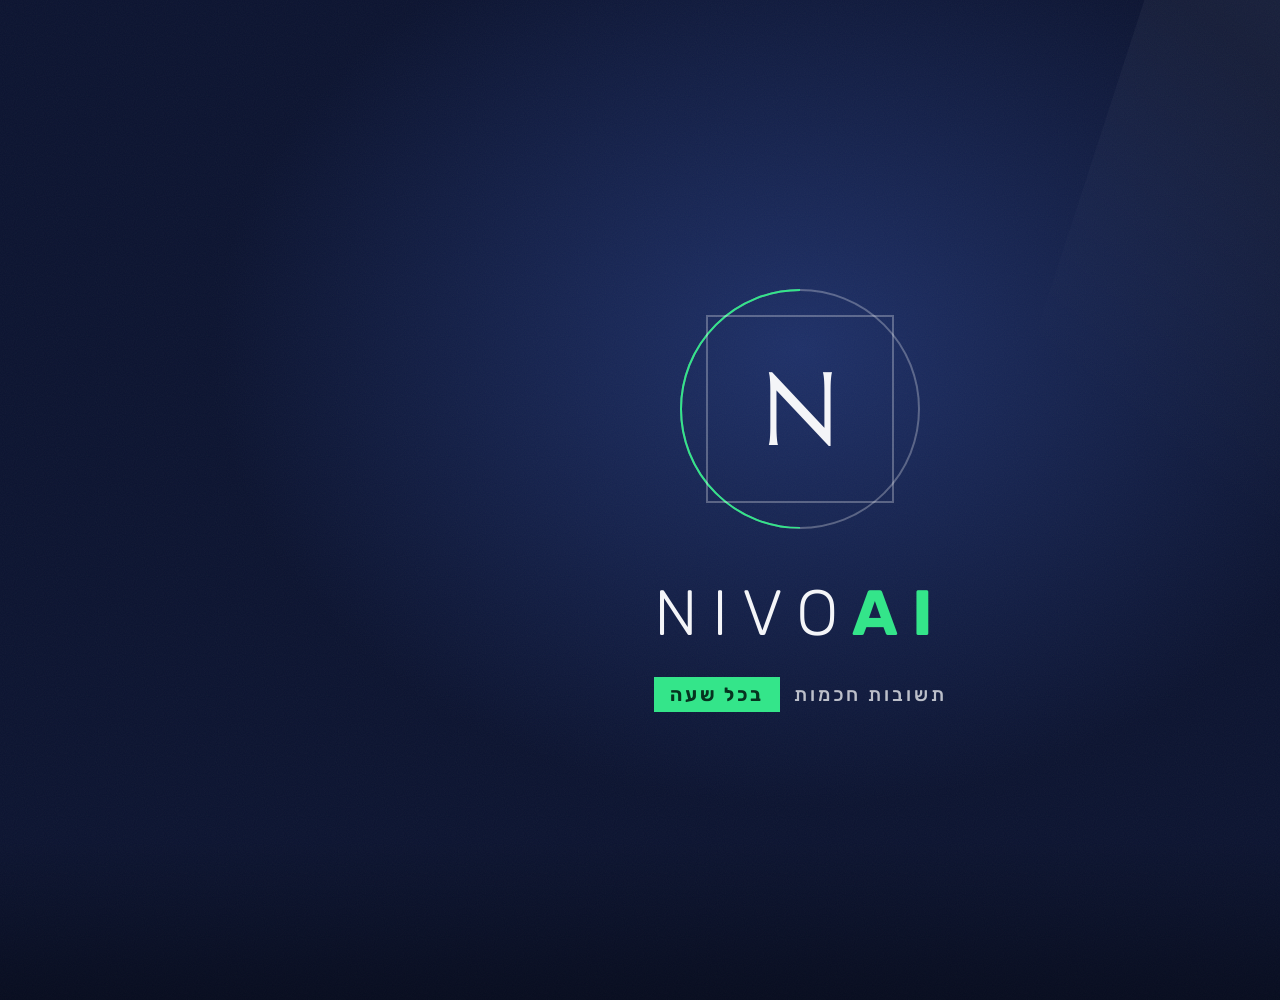
<file: brand.html>
<!DOCTYPE html>
<html lang="he" dir="rtl">
<head>
<meta charset="UTF-8">
<link href="https://fonts.googleapis.com/css2?family=Marcellus&family=Rubik:wght@300;500;700&display=swap" rel="stylesheet">
<style>
  html, body { margin: 0; padding: 0; }
  .stage {
    width: 1600px;
    height: 1000px;
    position: relative;
    overflow: hidden;
    background:
      radial-gradient(ellipse 900px 700px at 50% 35%, #1E3068 0%, #0B1330 65%),
      #070C22;
    display: flex;
    align-items: center;
    justify-content: center;
  }
  .light-beam {
    position: absolute;
    top: -200px;
    right: -100px;
    width: 700px;
    height: 1400px;
    background: linear-gradient(200deg, rgba(255,255,255,0.10), rgba(255,255,255,0) 55%);
    transform: rotate(18deg);
  }
  .grain {
    position: absolute;
    inset: 0;
    opacity: 0.05;
    background-image: url("data:image/svg+xml,%3Csvg xmlns='http://www.w3.org/2000/svg' width='120' height='120'%3E%3Cfilter id='n'%3E%3CfeTurbulence type='fractalNoise' baseFrequency='0.9' numOctaves='2' stitchTiles='stitch'/%3E%3C/filter%3E%3Crect width='100%25' height='100%25' filter='url(%23n)'/%3E%3C/svg%3E");
  }

  .content {
    position: relative;
    z-index: 2;
    display: flex;
    flex-direction: column;
    align-items: center;
  }

  .emblem { position: relative; width: 240px; height: 240px; margin-bottom: 46px; }
  .emblem .square {
    position: absolute; inset: 26px;
    border: 2.5px solid rgba(255,255,255,0.28);
  }
  .emblem .circle-bg {
    position: absolute; inset: 0;
    border-radius: 50%;
    border: 2.5px solid rgba(255,255,255,0.28);
  }
  .emblem .circle-accent {
    position: absolute; inset: 0;
    border-radius: 50%;
    border: 2.5px solid #34E58A;
    clip-path: inset(0 50% 0 0);
  }
  .emblem .letter {
    position: absolute; inset: 0;
    display: flex; align-items: center; justify-content: center;
    font-family: 'Marcellus', serif;
    font-size: 104px;
    color: #F4F5F8;
  }

  .wordmark {
    font-family: 'Rubik', sans-serif;
    font-weight: 300;
    font-size: 64px;
    letter-spacing: 14px;
    color: #F4F5F8;
    direction: ltr;
  }
  .wordmark b { font-weight: 700; color: #34E58A; }

  .tagline {
    margin-top: 26px;
    display: flex;
    align-items: center;
    gap: 14px;
    font-family: 'Rubik', sans-serif;
    font-weight: 500;
    font-size: 19px;
    letter-spacing: 3px;
    color: rgba(244,245,248,0.75);
  }
  .tagline .highlight {
    background: #34E58A;
    color: #06331F;
    padding: 6px 16px;
    font-weight: 700;
  }

  .floor {
    position: absolute;
    left: 0; right: 0; bottom: 0;
    height: 160px;
    background: linear-gradient(180deg, transparent, rgba(0,0,0,0.35));
  }
</style>
</head>
<body>
  <div class="stage">
    <div class="light-beam"></div>
    <div class="grain"></div>
    <div class="content">
      <div class="emblem">
        <div class="circle-bg"></div>
        <div class="circle-accent"></div>
        <div class="square"></div>
        <div class="letter">N</div>
      </div>
      <div class="wordmark">NIVO<b>AI</b></div>
      <div class="tagline">
        <span>תשובות חכמות</span>
        <span class="highlight">בכל שעה</span>
      </div>
    </div>
    <div class="floor"></div>
  </div>
</body>
</html>
</file>
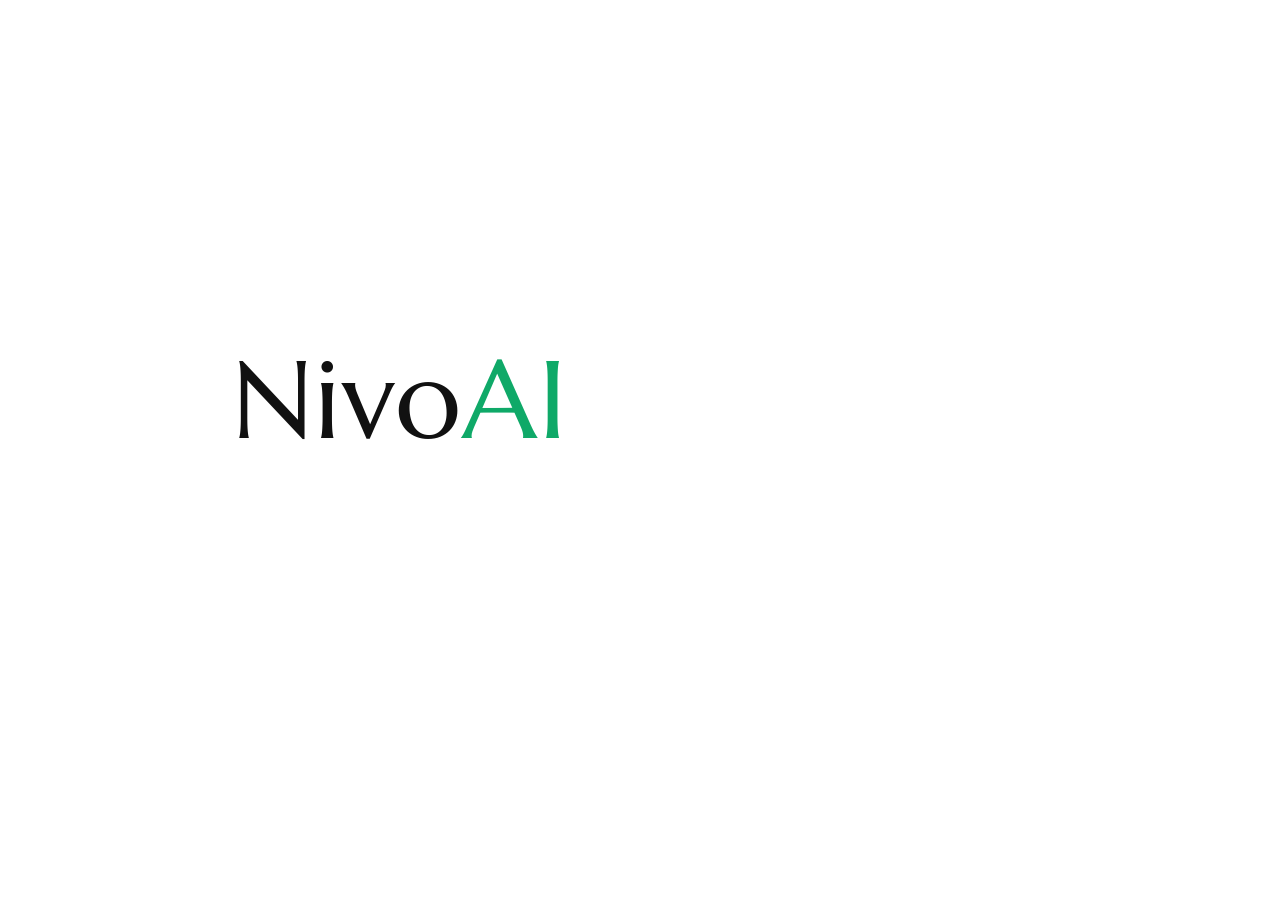
<file: logo.html>
<!DOCTYPE html>
<html>
<head>
<meta charset="UTF-8">
<link href="https://fonts.googleapis.com/css2?family=Marcellus&display=swap" rel="stylesheet">
<style>
  html, body { margin: 0; padding: 0; }
  .logo-square {
    width: 800px;
    height: 800px;
    background: #ffffff;
    display: flex;
    align-items: center;
    justify-content: center;
  }
  .logo-text {
    font-family: 'Marcellus', serif;
    font-size: 110px;
    letter-spacing: 1px;
    color: #111111;
  }
  .logo-text .accent {
    color: #0FA968;
  }
</style>
</head>
<body>
  <div class="logo-square">
    <span class="logo-text">Nivo<span class="accent">AI</span></span>
  </div>
</body>
</html>
</file>
<file: style.css>
:root {
  --navy: #0B1330;
  --navy-2: #101B45;
  --navy-3: #17245C;
  --ink: #14152B;
  --ink-soft: #5B5F72;
  --gold: #25D366;
  --gold-light: #6FEFA0;
  --gold-dark: #128C7E;
  --bg: #FAFAF8;
  --bg-alt: #F3F1EC;
  --line: #E7E5DE;
  --radius: 18px;
  --shadow: 0 20px 50px -20px rgba(11, 19, 48, 0.35);
  --container: 1160px;
}

* { box-sizing: border-box; }
html { scroll-snap-type: y proximity; }

body {
  margin: 0;
  font-family: 'Rubik', 'Segoe UI', Tahoma, sans-serif;
  background: var(--bg);
  color: var(--ink);
  line-height: 1.6;
  -webkit-font-smoothing: antialiased;
}

.container {
  max-width: var(--container);
  margin: 0 auto;
  padding: 0 24px;
  position: relative;
  z-index: 2;
}

a { text-decoration: none; color: inherit; }
h1, h2, h3 { margin: 0; line-height: 1.25; }
p { margin: 0; }

.gold-text { color: var(--gold-light); }

/* ---------- Buttons ---------- */
.btn {
  display: inline-flex;
  align-items: center;
  justify-content: center;
  padding: 15px 30px;
  border-radius: 999px;
  font-weight: 600;
  font-size: 15px;
  border: none;
  cursor: pointer;
  transition: transform 0.15s ease, box-shadow 0.15s ease, background 0.15s ease;
  white-space: nowrap;
}
.btn:hover { transform: translateY(-1px); }

.btn-primary {
  background: linear-gradient(135deg, var(--gold-light), var(--gold));
  color: #06331F;
  box-shadow: 0 14px 28px -12px rgba(37, 211, 102, 0.55);
}
.btn-primary:hover { background: linear-gradient(135deg, var(--gold), var(--gold-dark)); }

.btn-ghost {
  background: rgba(255,255,255,0.08);
  color: #fff;
  border: 1px solid rgba(255,255,255,0.35);
}
.btn-ghost:hover { background: rgba(255,255,255,0.16); }

.btn-dark {
  background: var(--navy);
  color: #fff;
}

.btn-small { padding: 11px 24px; font-size: 14px; }

/* ---------- Header ---------- */
.site-header {
  position: sticky;
  top: 0;
  z-index: 50;
  background: rgba(11, 19, 48, 0.92);
  backdrop-filter: blur(10px);
}

.header-inner {
  display: flex;
  align-items: center;
  justify-content: space-between;
  height: 78px;
}

.logo {
  display: flex;
  align-items: center;
  gap: 12px;
}

.logo-text {
  font-family: 'Rubik', sans-serif;
  font-weight: 300;
  font-size: 20px;
  letter-spacing: 4px;
  color: #fff;
  direction: ltr;
}
.logo-text b { font-weight: 700; color: var(--gold-light); }

.logo-emblem { position: relative; width: 34px; height: 34px; flex-shrink: 0; }
.logo-emblem .circle-bg {
  position: absolute; inset: 0;
  border-radius: 50%;
  border: 1.5px solid rgba(255,255,255,0.35);
}
.logo-emblem .circle-accent {
  position: absolute; inset: 0;
  border-radius: 50%;
  border: 1.5px solid var(--gold-light);
  clip-path: inset(0 50% 0 0);
}
.logo-emblem .square {
  position: absolute; inset: 7px;
  border: 1.5px solid rgba(255,255,255,0.35);
}
.logo-emblem .letter {
  position: absolute; inset: 0;
  display: flex; align-items: center; justify-content: center;
  font-family: 'Marcellus', serif;
  font-size: 15px;
  color: #fff;
}

.main-nav {
  display: flex;
  gap: 30px;
  font-weight: 500;
  font-size: 15px;
  color: rgba(255,255,255,0.78);
}
.main-nav a:hover { color: #fff; }

/* ---------- Hero ---------- */
.hero {
  position: relative;
  background: radial-gradient(ellipse 900px 500px at 30% -10%, #1A2B66 0%, transparent 60%), var(--navy);
  overflow: hidden;
  padding-top: 30px;
  min-height: calc(100svh - 78px);
  display: flex;
  flex-direction: column;
  justify-content: center;
  scroll-snap-align: start;
  scroll-margin-top: 78px;
}

.hero-waves {
  position: absolute;
  inset: 0;
  z-index: 1;
  opacity: 0.9;
}
.hero-waves svg { width: 100%; height: 100%; display: block; }
.wave-1 { fill: #16255C; }
.wave-2 { fill: #1C3170; opacity: 0.8; }
.wave-3 { fill: #223B85; opacity: 0.6; }

.hero-inner {
  max-width: 720px;
  margin: 0 auto;
  text-align: center;
  padding: 70px 0 60px;
}

.eyebrow {
  display: inline-block;
  padding: 7px 16px;
  border-radius: 999px;
  background: rgba(255,255,255,0.08);
  border: 1px solid rgba(111,239,160,0.4);
  color: var(--gold-light);
  font-weight: 600;
  font-size: 13px;
  margin-bottom: 22px;
}

.eyebrow-dark {
  background: var(--bg-alt);
  border-color: var(--line);
  color: var(--gold-dark);
}

.hero h1 {
  font-size: 42px;
  font-weight: 800;
  letter-spacing: -0.5px;
  color: #fff;
}

.hero-sub {
  margin-top: 22px;
  font-size: 17px;
  color: rgba(255,255,255,0.72);
  max-width: 520px;
  margin-left: auto;
  margin-right: auto;
}

.hero-actions {
  display: flex;
  gap: 14px;
  margin-top: 34px;
  flex-wrap: wrap;
  justify-content: center;
}

/* ---------- Feature band (overlapping card) ---------- */
.feature-band {
  position: relative;
  z-index: 3;
  margin-top: -40px;
}
.feature-band-inner {
  background: linear-gradient(135deg, #fff, var(--bg-alt));
  border-radius: 20px;
  box-shadow: var(--shadow);
  padding: 26px 36px;
  display: flex;
  flex-wrap: wrap;
  justify-content: space-between;
  gap: 18px;
}
.feature-chip {
  display: flex;
  align-items: center;
  gap: 9px;
  font-size: 14px;
  font-weight: 600;
  color: var(--ink);
}
.feature-icon { font-size: 19px; }

/* ---------- Stats band ---------- */
.stats-band {
  position: relative;
  z-index: 3;
  margin-top: -36px;
  margin-bottom: 40px;
}
.stats-band-inner {
  background: linear-gradient(135deg, #fff, var(--bg-alt));
  border-radius: 20px;
  box-shadow: var(--shadow);
  padding: 34px 40px;
  display: flex;
  flex-wrap: wrap;
  justify-content: space-around;
  gap: 24px;
  text-align: center;
}
.stat-number {
  font-size: 40px;
  font-weight: 800;
  color: var(--navy);
}
.stat-label {
  margin-top: 6px;
  font-size: 14px;
  color: var(--ink-soft);
}

/* ---------- About ---------- */
.about { padding-top: 80px; text-align: center; position: relative; overflow: hidden; }
.about-inner { max-width: 720px; position: relative; z-index: 2; }

.about-bg-emblem {
  position: absolute;
  top: 50%;
  left: 50%;
  transform: translate(-88%, -50%);
  width: 480px;
  height: 480px;
  z-index: 1;
  opacity: 0.07;
  pointer-events: none;
}
.about-bg-emblem .circle-bg {
  position: absolute; inset: 0;
  border-radius: 50%;
  border: 6px solid var(--ink);
}
.about-bg-emblem .circle-accent {
  position: absolute; inset: 0;
  border-radius: 50%;
  border: 6px solid var(--gold);
  clip-path: inset(0 50% 0 0);
}
.about-bg-emblem .square {
  position: absolute; inset: 90px;
  border: 6px solid var(--ink);
}
.about-bg-emblem .letter {
  position: absolute; inset: 0;
  display: flex; align-items: center; justify-content: center;
  font-family: 'Marcellus', serif;
  font-size: 220px;
  color: var(--ink);
}

.brand-title {
  font-family: 'Marcellus', serif;
  font-size: 44px;
  margin-top: 6px;
  color: var(--ink);
}

/* ---------- Vision (rotating globe) ---------- */
.vision-section {
  position: relative;
  overflow: hidden;
  background: radial-gradient(ellipse 900px 600px at 50% 40%, #14224f 0%, var(--navy) 65%);
  color: #fff;
  text-align: center;
}

.vision-globe {
  position: absolute;
  inset: 0;
  z-index: 1;
  pointer-events: none;
}
.vision-globe svg {
  position: absolute;
  top: 50%;
  left: 50%;
  width: min(560px, 90vw);
  height: min(560px, 90vw);
  transform: translate(-50%, -50%);
  opacity: 0.55;
}
.vision-globe-spin {
  transform-origin: 200px 200px;
  animation: vision-spin 50s linear infinite;
}
@keyframes vision-spin {
  from { transform: rotate(0deg); }
  to { transform: rotate(360deg); }
}

.vision-dot {
  position: absolute;
  width: 4px;
  height: 4px;
  border-radius: 50%;
  background: var(--gold-light);
  box-shadow: 0 0 8px 2px rgba(111,239,160,0.6);
}

.vision-inner { position: relative; z-index: 2; max-width: 780px; }
.vision-quote {
  font-family: 'Marcellus', serif;
  font-size: 28px;
  line-height: 1.5;
  color: var(--gold-light);
  margin-top: 16px;
}
.vision-sub {
  margin-top: 22px;
  font-size: 15.5px;
  color: rgba(255,255,255,0.7);
}
.vision-section .eyebrow { background: rgba(255,255,255,0.08); border-color: rgba(111,239,160,0.4); }

.about-text {
  margin-top: 22px;
  font-size: 17px;
  color: var(--ink-soft);
}

/* ---------- Dark section w/ light cards ---------- */
.section {
  padding: 96px 0;
  min-height: calc(100svh - 78px);
  display: flex;
  flex-direction: column;
  justify-content: center;
  scroll-snap-align: start;
  scroll-margin-top: 78px;
}
.section-dark {
  background: var(--navy);
  color: #fff;
  text-align: center;
}
.section-dark .section-title { color: #fff; }

.section-title {
  font-size: 30px;
  font-weight: 800;
  text-align: center;
}
.section-title-dark { color: var(--ink); }

.section-sub {
  text-align: center;
  color: var(--ink-soft);
  margin-top: 12px;
  font-size: 16px;
  max-width: 560px;
  margin-left: auto;
  margin-right: auto;
}
.section-dark .section-sub { color: rgba(255,255,255,0.7); }

.card-grid {
  margin-top: 50px;
  display: grid;
  grid-template-columns: repeat(3, 1fr);
  gap: 26px;
}

.light-card {
  background: var(--bg-alt);
  border-radius: var(--radius);
  padding: 34px 28px;
  text-align: center;
}

.card-icon {
  width: 56px;
  height: 56px;
  border-radius: 16px;
  background: #fff;
  box-shadow: 0 8px 20px -10px rgba(0,0,0,0.25);
  display: flex;
  align-items: center;
  justify-content: center;
  font-size: 22px;
  margin: 0 auto 20px;
}

.light-card h3 { font-size: 18px; color: var(--ink); margin-bottom: 10px; }
.light-card p { color: var(--ink-soft); font-size: 14.5px; min-height: 66px; }

.pill-btn {
  display: inline-block;
  margin-top: 18px;
  padding: 10px 26px;
  border-radius: 999px;
  background: linear-gradient(135deg, var(--gold-light), var(--gold));
  color: #06331F;
  font-weight: 600;
  font-size: 13.5px;
}

/* Benefits grid */
.benefits-grid {
  margin-top: 50px;
  display: grid;
  grid-template-columns: repeat(4, 1fr);
  gap: 24px;
}
.benefit-card {
  background: #fff;
  border-radius: var(--radius);
  padding: 30px 22px;
  text-align: center;
  border: 1px solid var(--line);
}
.benefit-icon { font-size: 28px; display: block; margin-bottom: 14px; }
.benefit-card h3 { font-size: 16px; margin-bottom: 8px; color: var(--ink); }
.benefit-card p { font-size: 14px; color: var(--ink-soft); }

/* ---------- Showcase (example chat mockups) ---------- */
.showcase-track-wrap {
  margin-top: 46px;
  overflow: hidden;
  width: 100%;
  direction: ltr;
  -webkit-mask-image: linear-gradient(to right, transparent 0, #000 60px, #000 calc(100% - 60px), transparent 100%);
  mask-image: linear-gradient(to right, transparent 0, #000 60px, #000 calc(100% - 60px), transparent 100%);
}

.showcase-track {
  display: flex;
  direction: rtl;
  width: max-content;
  animation: showcase-scroll 55s linear infinite;
}
@keyframes showcase-scroll {
  from { transform: translateX(0); }
  to { transform: translateX(-33.3333%); }
}

.phone-card { text-align: center; flex-shrink: 0; margin-inline-end: 0; }

.phone-mockup {
  width: 250px;
  background: #0a0a0a;
  border-radius: 34px;
  padding: 8px;
  box-shadow: var(--shadow);
}

.phone-screen {
  background-color: #FAF6EF;
  background-image: url("chat-bg.png");
  background-size: cover;
  background-position: center;
  border-radius: 26px;
  overflow: hidden;
  display: flex;
  flex-direction: column;
  height: 460px;
}

.icon { display: inline-block; vertical-align: middle; flex-shrink: 0; }
.icon-battery { width: 20px; height: 10px; }
.icon-wifi { width: 15px; height: 11px; }
.icon-signal { width: 13px; height: 9px; }
.icon-bell { width: 12px; height: 12px; }
.hdr-icon { width: 21px; height: 21px; }
.pib-icon-plus { width: 17px; height: 17px; }
.pib-icon-sticker { width: 15px; height: 15px; }
.pib-icon-camera { width: 18px; height: 18px; }
.pib-icon-mic { width: 12px; height: 19px; }

.phone-status-bar {
  flex-shrink: 0;
  background: #fff;
  color: #111;
  font-size: 11px;
  font-weight: 700;
  padding: 6px 14px 4px;
  display: flex;
  justify-content: space-between;
  align-items: center;
  font-family: 'Rubik', sans-serif;
  direction: ltr;
}
.psb-left, .psb-right {
  display: flex;
  align-items: center;
  gap: 4px;
}
.phone-status-bar .psb-right { direction: ltr; }

.phone-header {
  background: #fff;
  color: #111;
  display: flex;
  align-items: center;
  justify-content: space-between;
  padding: 8px 10px;
  flex-shrink: 0;
  border-bottom: 1px solid rgba(0,0,0,0.06);
}

.phone-header-icons {
  display: flex;
  gap: 16px;
  font-size: 15px;
  flex-shrink: 0;
}

.phone-header-right {
  display: flex;
  align-items: center;
  gap: 8px;
  overflow: hidden;
}

.phone-back {
  font-size: 19px;
  line-height: 1;
  color: #222;
}

.phone-avatar {
  width: 32px;
  height: 32px;
  border-radius: 50%;
  flex-shrink: 0;
  filter: blur(3px) saturate(1.1);
}
.phone-avatar-1 {
  background: conic-gradient(from 200deg, #d9a066, #8a5a3b, #e0b98a, #5c3f28, #d9a066);
}
.phone-avatar-2 {
  background: conic-gradient(from 60deg, #6d7f99, #3c4a5e, #9db3c9, #2a333f, #6d7f99);
  filter: blur(3.4px) saturate(1.05);
}
.phone-avatar-3 {
  background: conic-gradient(from 320deg, #c98a94, #7a3f47, #e0aeb3, #4a262b, #c98a94);
  filter: blur(2.6px) saturate(1.15);
}
.phone-avatar-4 {
  background: conic-gradient(from 140deg, #8fae8a, #3d5a3a, #b8d4b0, #263a24, #8fae8a);
  filter: blur(3px) saturate(1.1);
}
.phone-avatar-5 {
  background: conic-gradient(from 30deg, #b09bc9, #5a4470, #d3c2e6, #372a47, #b09bc9);
  filter: blur(3.2px) saturate(1.05);
}
.phone-avatar-6 {
  background: conic-gradient(from 250deg, #d9b366, #8a6a2e, #e8cf99, #5c4519, #d9b366);
  filter: blur(2.8px) saturate(1.1);
}
.phone-avatar-7 {
  background: conic-gradient(from 100deg, #7fa8ac, #33565a, #a9cdd0, #1e3436, #7fa8ac);
  filter: blur(3.4px) saturate(1.05);
}
.phone-avatar-8 {
  background: conic-gradient(from 190deg, #c98080, #7a3535, #e0aaaa, #4a2020, #c98080);
  filter: blur(2.5px) saturate(1.15);
}

.phone-header-text { overflow: hidden; text-align: right; }

.phone-name-blur {
  display: block;
  color: #111;
  font-size: 13px;
  font-weight: 700;
  white-space: nowrap;
  filter: blur(3.5px);
  opacity: 0.95;
}
.phone-card:nth-child(2) .phone-name-blur { filter: blur(4.2px); font-size: 13.5px; }
.phone-card:nth-child(3) .phone-name-blur { filter: blur(2.9px); font-size: 12.5px; }

.phone-status-text {
  display: block;
  color: rgba(0,0,0,0.45);
  font-size: 10px;
  white-space: nowrap;
  filter: blur(1.5px);
}

.phone-body {
  flex: 1;
  padding: 14px 10px;
  display: flex;
  flex-direction: column;
  align-items: flex-start;
  gap: 8px;
  overflow: hidden;
}

.msg {
  max-width: 82%;
  padding: 6px 9px;
  border-radius: 8px;
  font-size: 12px;
  line-height: 1.4;
  text-align: right;
  box-shadow: 0 1px 1px rgba(0,0,0,0.08);
}

.msg-time {
  display: inline-block;
  font-size: 9.5px;
  color: rgba(0,0,0,0.4);
  direction: ltr;
  margin-inline-start: 6px;
  vertical-align: bottom;
}
.msg-out .msg-time { color: rgba(0,60,0,0.45); }
.msg-out .msg-time::before { content: '✓✓ '; color: #53bdeb; }

.msg-in {
  margin-inline-end: auto;
  background: #fff;
  border-bottom-right-radius: 2px;
}

.msg-out {
  margin-inline-start: auto;
  background: #DCF8C6;
  border-bottom-left-radius: 2px;
}

.phone-input-bar {
  flex-shrink: 0;
  background: #fff;
  border-top: 1px solid rgba(0,0,0,0.06);
  display: flex;
  align-items: center;
  gap: 8px;
  padding: 8px 10px;
}
.pib-plus { color: #555; flex-shrink: 0; }
.pib-field {
  flex: 1;
  height: 26px;
  background: #F0F0F0;
  border-radius: 14px;
  position: relative;
}
.pib-field-icon {
  position: absolute;
  left: 8px;
  top: 50%;
  transform: translateY(-50%);
  color: rgba(0,0,0,0.4);
}
.pib-camera { color: #555; flex-shrink: 0; }
.pib-mic {
  width: 26px;
  height: 26px;
  border-radius: 50%;
  background: #25D366;
  color: #fff;
  display: flex;
  align-items: center;
  justify-content: center;
  flex-shrink: 0;
}

.phone-caption {
  margin-top: 16px;
  font-size: 13.5px;
  font-weight: 600;
  color: var(--ink-soft);
}
.section-dark .phone-caption { color: rgba(255,255,255,0.75); }

/* ---------- Info list (bold lead-in bullets) ---------- */
.info-list {
  max-width: 720px;
  margin: 40px auto 0;
  padding: 0;
  list-style: none;
  text-align: right;
}
.info-list li {
  padding: 14px 0;
  border-bottom: 1px solid rgba(255,255,255,0.12);
  font-size: 15px;
  line-height: 1.6;
  color: rgba(255,255,255,0.85);
}
.info-list li:last-child { border-bottom: none; }
.info-list strong { color: #fff; }
.section:not(.section-dark) .info-list li { border-bottom-color: var(--line); color: var(--ink-soft); }
.section:not(.section-dark) .info-list strong { color: var(--ink); }

/* CTA band */
.cta-band {
  background: linear-gradient(120deg, var(--navy), var(--navy-3));
  color: #fff;
  padding: 72px 0;
  text-align: center;
  position: relative;
  overflow: hidden;
  min-height: calc(100svh - 78px);
  display: flex;
  flex-direction: column;
  justify-content: center;
  scroll-snap-align: start;
  scroll-margin-top: 78px;
}
.cta-band::before {
  content: '';
  position: absolute;
  width: 500px;
  height: 500px;
  border-radius: 50%;
  background: radial-gradient(circle, rgba(37,211,102,0.25), transparent 70%);
  top: -200px;
  left: 50%;
  transform: translateX(-50%);
}
.cta-band-inner { position: relative; z-index: 2; }
.cta-band-inner h2 { font-size: 30px; font-weight: 800; }
.cta-band-inner p { margin-top: 12px; font-size: 16px; opacity: 0.75; }
.cta-band-inner .btn { margin-top: 28px; }

/* Contact */
.contact-inner { max-width: 560px; text-align: center; }
.contact-form {
  margin-top: 32px;
  display: flex;
  flex-direction: column;
  gap: 14px;
  text-align: right;
}
.contact-form input,
.contact-form textarea {
  padding: 14px 18px;
  border-radius: 14px;
  border: 1px solid var(--line);
  font-family: inherit;
  font-size: 15px;
  background: #fff;
  resize: vertical;
}
.contact-form input:focus,
.contact-form textarea:focus { outline: 2px solid var(--gold); }
.contact-form .btn { align-self: flex-start; }

/* Footer */
.site-footer {
  background: var(--navy);
  padding: 36px 0;
}
.footer-inner {
  display: flex;
  align-items: center;
  justify-content: space-between;
  flex-wrap: wrap;
  gap: 12px;
  color: rgba(255,255,255,0.6);
  font-size: 14px;
}
.site-footer .logo { font-size: 20px; }

/* ---------- WhatsApp header button ---------- */
.whatsapp-header-btn {
  position: relative;
  display: inline-flex;
  align-items: center;
  gap: 8px;
  padding: 10px 20px;
  border-radius: 999px;
  background: linear-gradient(135deg, #2BE577, #128C7E);
  color: #fff;
  font-weight: 600;
  font-size: 14px;
  box-shadow: 0 10px 22px -10px rgba(18, 140, 126, 0.6);
  transition: transform 0.15s ease;
}
.whatsapp-header-btn:hover { transform: translateY(-1px); }
.whatsapp-header-btn::before {
  content: '';
  position: absolute;
  inset: 0;
  border-radius: 999px;
  background: rgba(43, 229, 119, 0.55);
  animation: fab-pulse 2.2s ease-out infinite;
  z-index: -1;
}
@keyframes fab-pulse {
  0% { transform: scale(1); opacity: 0.7; }
  100% { transform: scale(1.35); opacity: 0; }
}

/* ---------- Accessibility widget ---------- */
.a11y-widget {
  position: fixed;
  bottom: 26px;
  left: 26px;
  z-index: 200;
}
.a11y-toggle {
  width: 54px;
  height: 54px;
  border-radius: 50%;
  border: none;
  cursor: pointer;
  background: #1E5FE0;
  display: flex;
  align-items: center;
  justify-content: center;
  box-shadow: 0 12px 26px -8px rgba(30, 95, 224, 0.6);
  transition: transform 0.15s ease;
}
.a11y-toggle:hover { transform: scale(1.06); }

.a11y-panel {
  position: absolute;
  bottom: 66px;
  left: 0;
  width: 240px;
  background: #fff;
  border-radius: 16px;
  box-shadow: var(--shadow);
  padding: 16px;
  display: none;
  flex-direction: column;
  gap: 8px;
}
.a11y-panel.open { display: flex; }
.a11y-panel h4 {
  margin: 0 0 4px;
  font-size: 15px;
  color: var(--ink);
}
.a11y-panel button {
  display: flex;
  align-items: center;
  justify-content: space-between;
  padding: 10px 14px;
  border: 1px solid var(--line);
  border-radius: 10px;
  background: var(--bg-alt);
  color: var(--ink);
  font-family: inherit;
  font-size: 13.5px;
  cursor: pointer;
  text-align: right;
}
.a11y-panel button:hover { background: #EDEBE3; }
.a11y-panel button span {
  font-weight: 700;
  color: var(--gold-dark);
}
.a11y-panel .a11y-reset {
  margin-top: 4px;
  background: transparent;
  border-style: dashed;
  justify-content: center;
  color: var(--ink-soft);
}

@media (max-width: 520px) {
  .a11y-widget { bottom: 18px; left: 18px; }
  .a11y-panel { width: 210px; }
}

/* Accessibility states applied to <html> */
html.a11y-contrast {
  filter: contrast(1.25) saturate(1.1);
}
html.a11y-contrast body {
  background: #000 !important;
  color: #fff !important;
}
html.a11y-contrast .light-card,
html.a11y-contrast .benefit-card,
html.a11y-contrast .stats-band-inner,
html.a11y-contrast .feature-band-inner,
html.a11y-contrast .contact-form input,
html.a11y-contrast .contact-form textarea {
  background: #111 !important;
  color: #fff !important;
  border-color: #fff !important;
}
html.a11y-contrast .light-card p,
html.a11y-contrast .benefit-card p,
html.a11y-contrast .section-sub,
html.a11y-contrast .stat-label,
html.a11y-contrast .feature-chip {
  color: #fff !important;
}

html.a11y-underline a { text-decoration: underline !important; }

html.a11y-stop-motion * {
  animation: none !important;
  transition: none !important;
  scroll-behavior: auto !important;
}

/* ---------- Responsive ---------- */
@media (max-width: 900px) {
  .main-nav { display: none; }
  .card-grid { grid-template-columns: 1fr; }
  .benefits-grid { grid-template-columns: repeat(2, 1fr); }
  .hero h1 { font-size: 32px; }
  .feature-band { margin-top: -20px; }
  .about { padding-top: 60px; }
  .about-bg-emblem { width: 320px; height: 320px; }
  .about-bg-emblem .square { inset: 60px; }
  .about-bg-emblem .letter { font-size: 150px; }
  .stats-band-inner { justify-content: space-between; }
  .stat-item { flex: 1 1 40%; }
}

@media (max-width: 520px) {
  .benefits-grid { grid-template-columns: 1fr; }
  .feature-band-inner { flex-direction: column; align-items: flex-start; }
  .phone-mockup { width: 210px; }
  .phone-screen { height: 340px; }
}

/* ---------- Contact form success modal ---------- */
.contact-modal-overlay {
  display: none;
  position: fixed;
  inset: 0;
  background: rgba(11, 19, 48, 0.6);
  align-items: center;
  justify-content: center;
  z-index: 200;
  padding: 20px;
}

.contact-modal-overlay.open {
  display: flex;
}

.contact-modal {
  background: #fff;
  border-radius: var(--radius);
  box-shadow: var(--shadow);
  padding: 40px 32px;
  max-width: 380px;
  width: 100%;
  text-align: center;
}

.contact-modal-icon {
  display: inline-flex;
  align-items: center;
  justify-content: center;
  width: 56px;
  height: 56px;
  border-radius: 50%;
  background: var(--gold);
  color: #fff;
  font-size: 28px;
  margin-bottom: 16px;
}

.contact-modal h3 {
  margin: 0 0 8px;
  font-size: 22px;
  color: var(--navy);
}

.contact-modal p {
  margin: 0 0 24px;
  color: var(--ink-soft);
}
</file>
